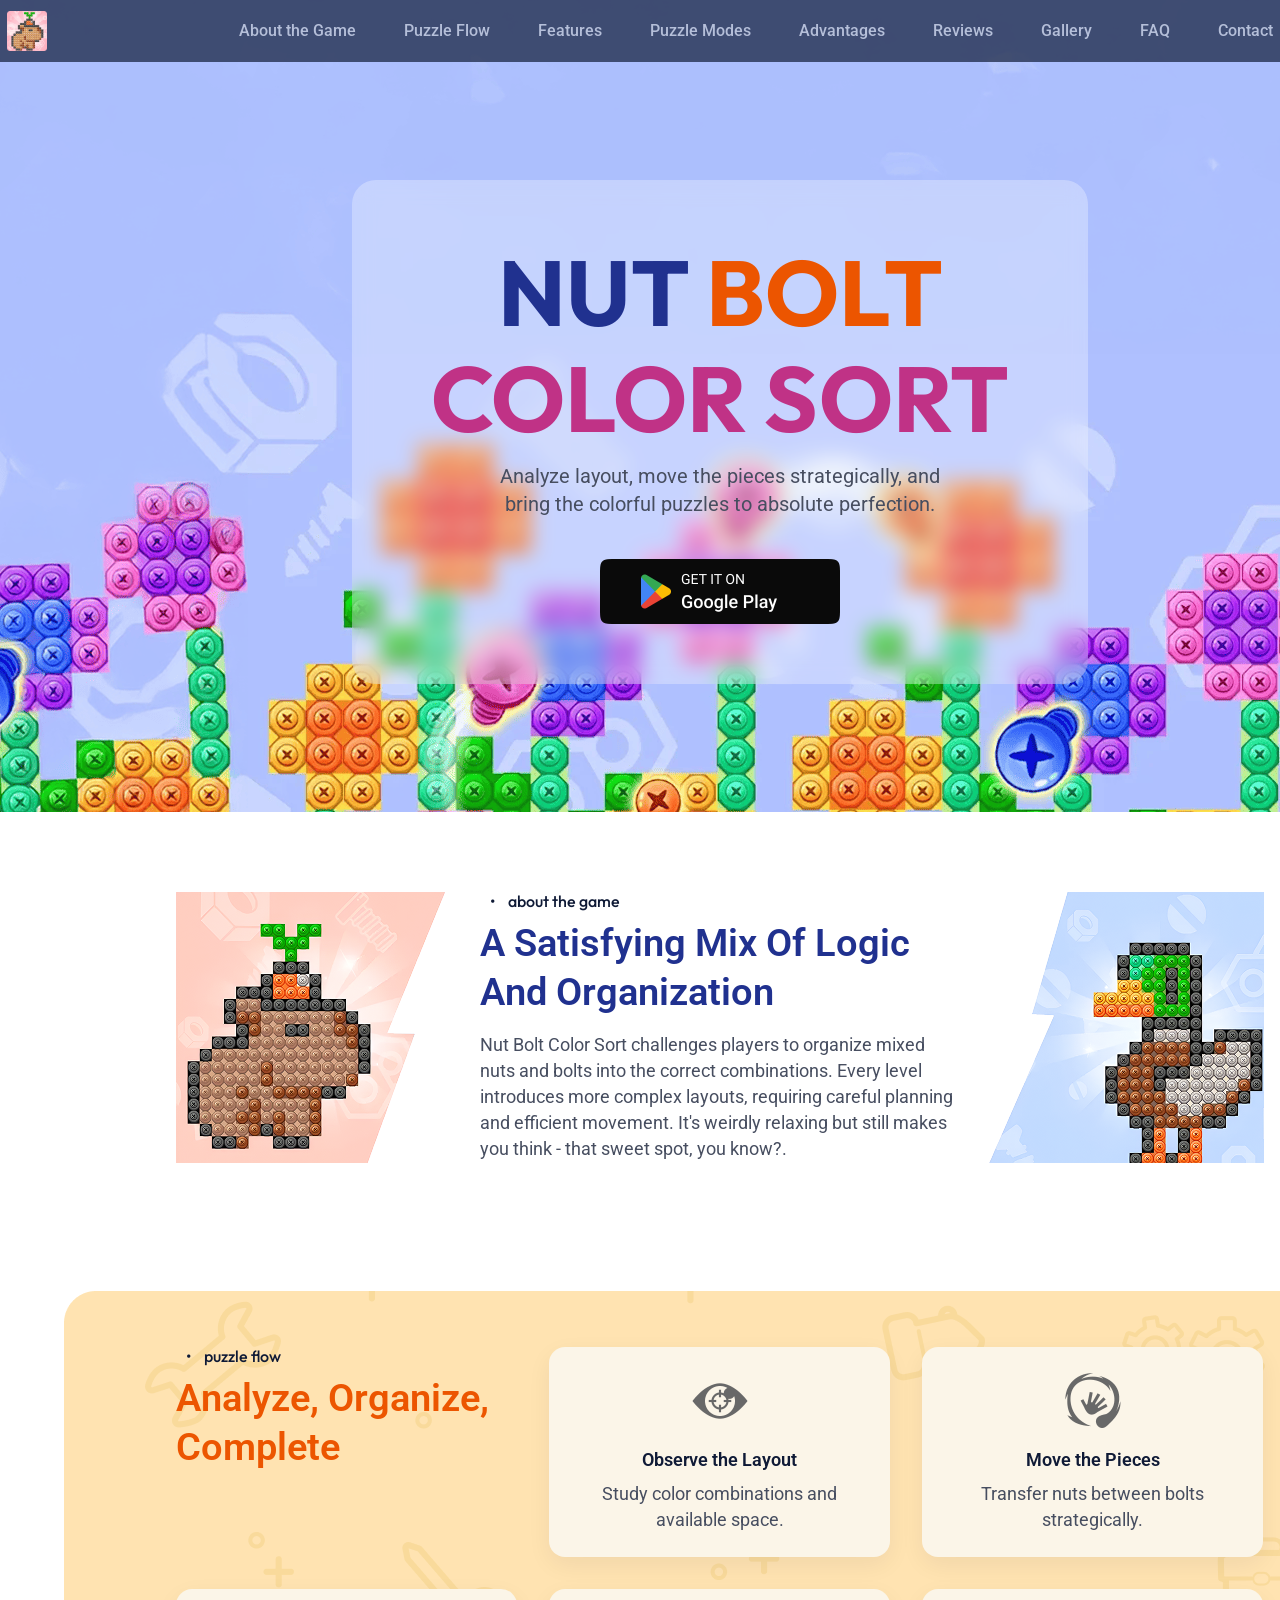
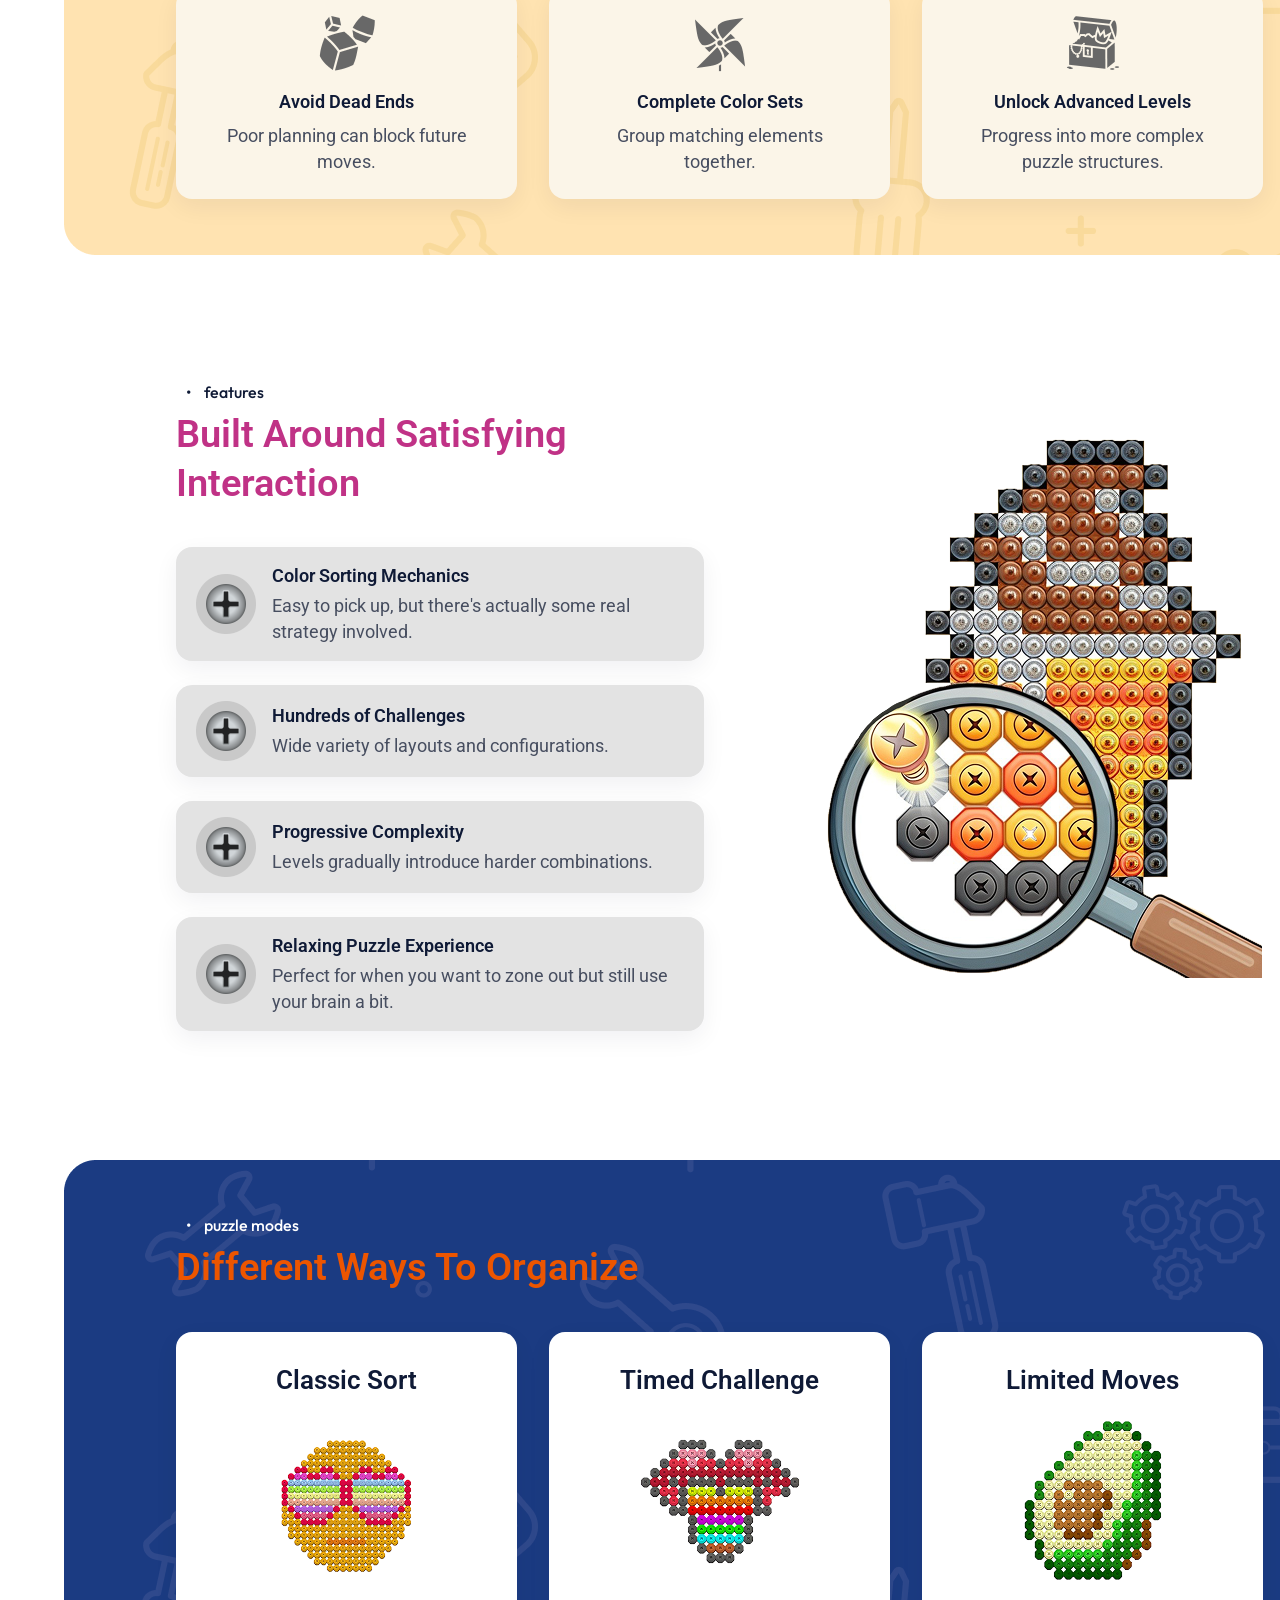
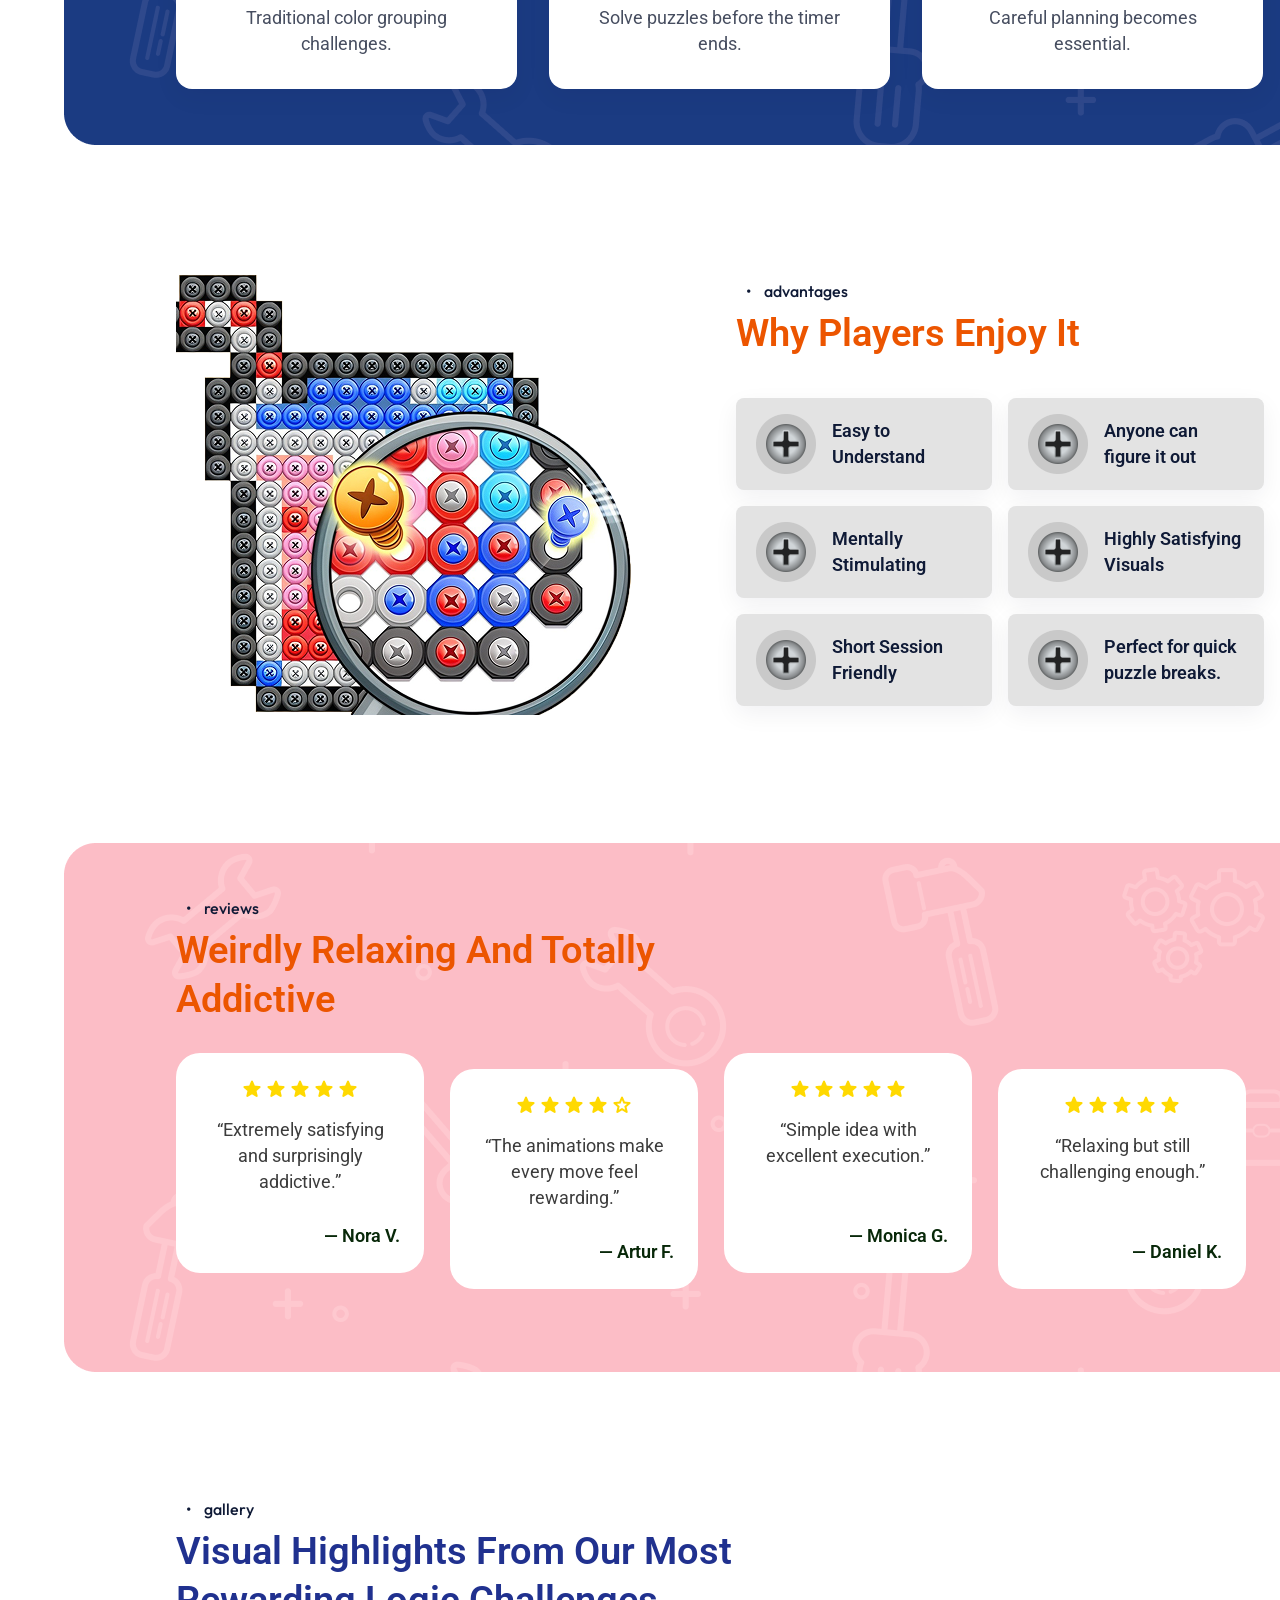
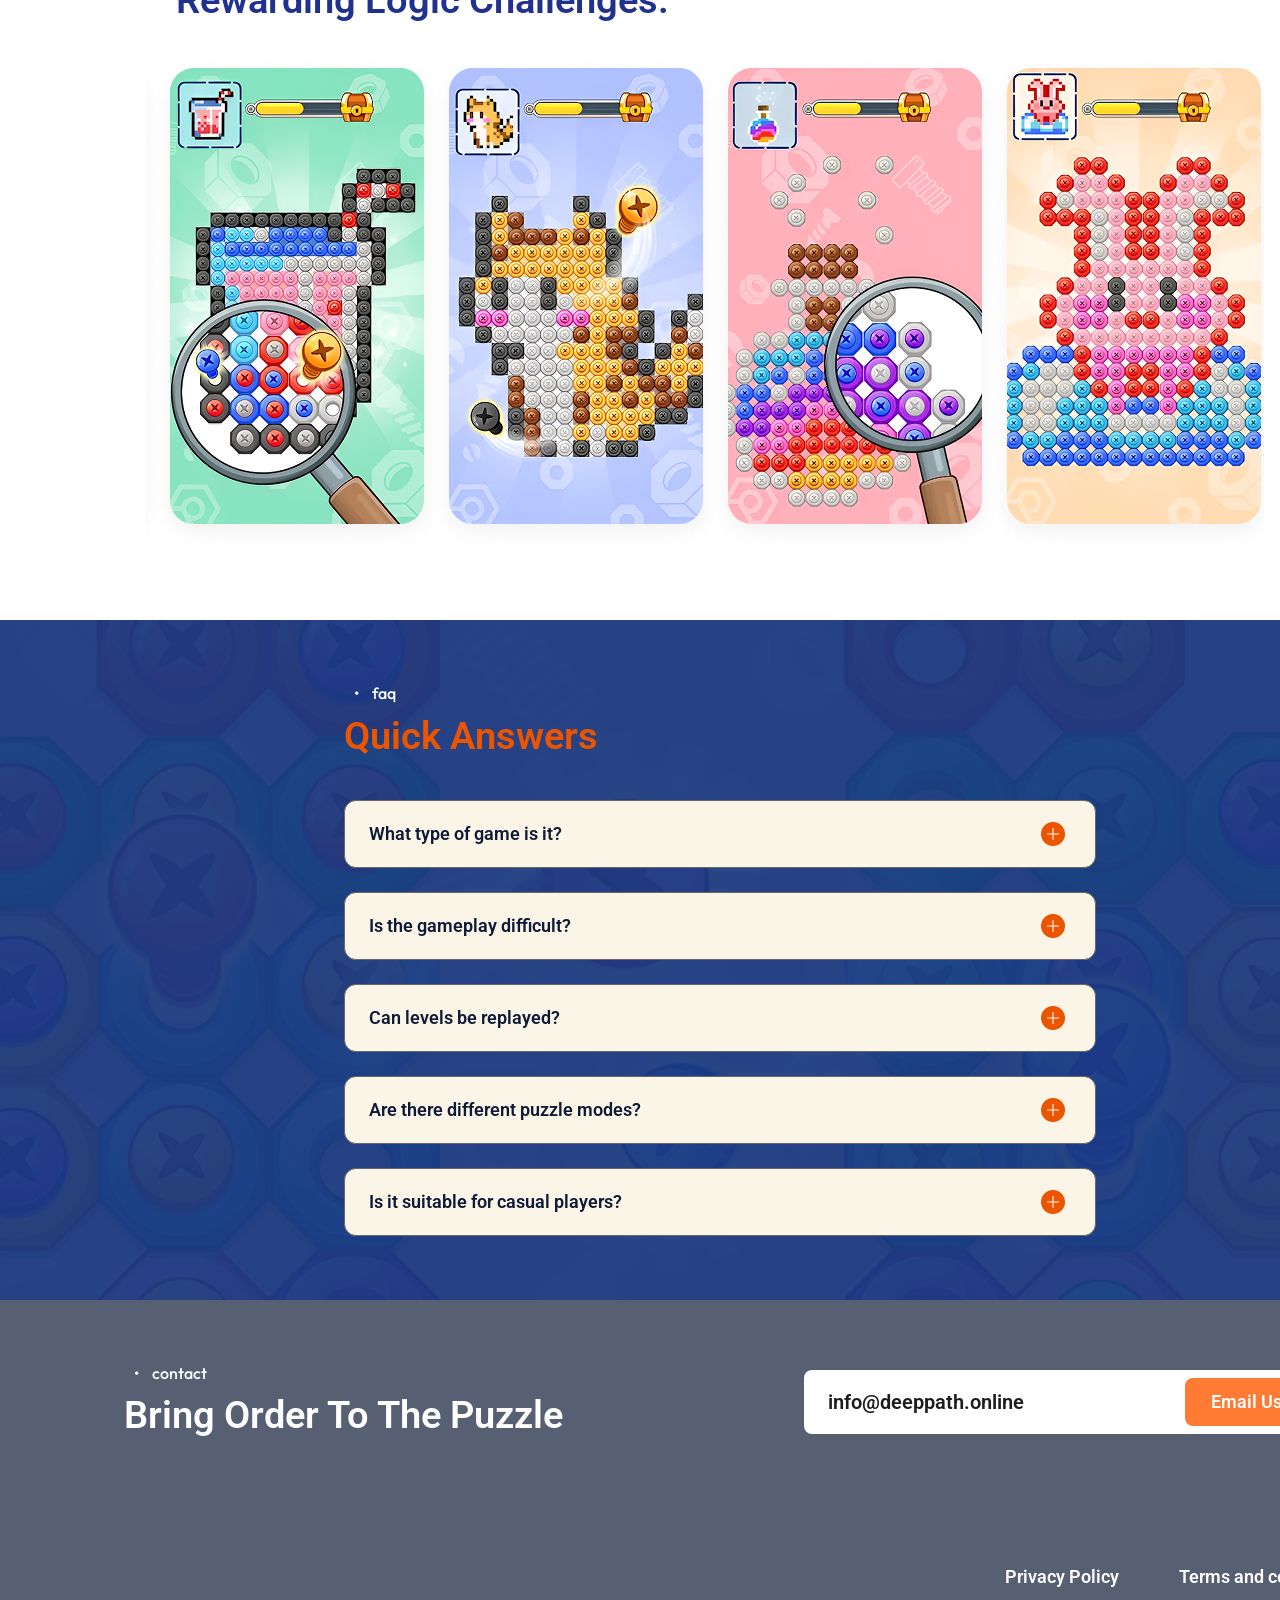
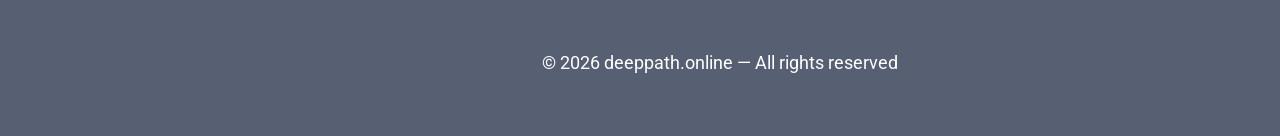
<file: index.html>
<!doctype html>
<html lang="en">
  <head>
    <meta charset="UTF-8" />
    <meta name="viewport" content="width=device-width, initial-scale=1.0" />
    <meta name="description" content="" />
    <title>Nut Bolt Color Sort</title>
    <link rel="icon" href="img/500x500.png" />

    <link rel="stylesheet" type="text/css" href="slick/slick.css" />
    <link rel="stylesheet" href="css/main.css" />
  </head>

  <body>
    <header class="a-o-header">
      <div class="a-o-header-background"></div>
      <nav class="a-o-navigation">
        <ul class="a-o-navigation-list">
          <li class="a-o-navigation-item">
            <a href="/" class="a-o-navigation-link">
              <img
                class="a-o-title-img a-o-navigation-img"
                alt="logo"
                src="img/500x500.png"
                style="width: 40px"
              />
            </a>
          </li>

          <li class="a-o-navigation-item">
            <a href="/#about" class="a-o-navigation-link">About the Game</a>
          </li>
          <li class="a-o-navigation-item">
            <a href="/#why" class="a-o-navigation-link">Puzzle Flow</a>
          </li>
          <li class="a-o-navigation-item">
            <a href="/#uniqueness" class="a-o-navigation-link">Features</a>
          </li>

          <li class="a-o-navigation-item">
            <a href="/#how" class="a-o-navigation-link">Puzzle Modes</a>
          </li>
          <li class="a-o-navigation-item">
            <a href="/#characters" class="a-o-navigation-link">Advantages</a>
          </li>
          <li class="a-o-navigation-item">
            <a href="/#reviews" class="a-o-navigation-link">Reviews</a>
          </li>
          <li class="a-o-navigation-item">
            <a href="/#gallery" class="a-o-navigation-link">Gallery</a>
          </li>
          <li class="a-o-navigation-item">
            <a href="/#faq" class="a-o-navigation-link">FAQ</a>
          </li>

          <li class="a-o-navigation-item">
            <a href="/#features" class="a-o-navigation-link">Contact</a>
          </li>
        </ul>

        <div class="a-o-header-button-wrapper">
          <a href="/" class="a-o-policy-terms-header-icon-menu">
            <img
              href="/"
              class="a-o-title-img"
              alt="logo"
              src="img/500x500.png"
              style="width: 40px"
            />
          </a>

          <button type="button" class="a-o-header-icon-button" data-menu-button>
            <svg
              class="a-o-header-icon a-o-header-icon-menu"
              width="40"
              height="40"
              viewBox="0 0 40 40"
              fill="none"
              xmlns="http://www.w3.org/2000/svg"
            >
              <path
                d="M5 30V26.6667H35V30H5ZM5 21.6667V18.3333H35V21.6667H5ZM5 13.3333V10H35V13.3333H5Z"
                fill="white"
              />
            </svg>

            <svg
              class="a-o-header-icon a-o-header-icon-close"
              width="40"
              height="40"
              viewBox="0 0 40 40"
              fill="none"
              xmlns="http://www.w3.org/2000/svg"
            >
              <path
                d="M10.6654 31.6666L8.33203 29.3333L17.6654 19.9999L8.33203 10.6666L10.6654 8.33325L19.9987 17.6666L29.332 8.33325L31.6654 10.6666L22.332 19.9999L31.6654 29.3333L29.332 31.6666L19.9987 22.3333L10.6654 31.6666Z"
                fill="white"
              />
            </svg>
          </button>
        </div>
      </nav>
    </header>

    <main>
      <section class="a-o-home" id="home">
        <div class="a-o-home-container">
          <div class="a-o-home-container-top">
            <h1 class="a-o-home-title">
              <span class="a-o-home-titleq">Nut</span>
              <span class="a-o-home-titlew"> Bolt</span> Color Sort
            </h1>
            <p class="a-o-home-text">
              Analyze layout, move the pieces strategically, and bring the
              colorful puzzles to absolute perfection.
            </p>
            <a
              class="a-o-home-link"
              href="https://play.google.com/store/apps/details?id=com.geda.color.nutbolt&hl=en&gl=us"
              target="_blank"
            >
              <img
                class="a-o-home-link"
                src="./img/CTA_btn.png"
                alt="google play"
              />
            </a>
          </div>
        </div>
      </section>
      <section class="a-o-about" id="about">
        <div class="a-o-about-container">
          <h2 class="a-o-about-title">About the Game</h2>
          <h3 class="a-o-about-title-two">
            A satisfying mix of logic and organization
          </h3>
          <p class="a-o-about-text">
            Nut Bolt Color Sort challenges players to organize mixed nuts and
            bolts into the correct combinations. Every level introduces more
            complex layouts, requiring careful planning and efficient movement.
            It's weirdly relaxing but still makes you think - that sweet spot,
            you know?.
          </p>
        </div>
      </section>
      <article class="a-o-why" id="why">
        <span style="display: none"
          >Generated: 2026-06-25, Hash: a-o-qk-a-o-39fd7x</span
        >

        <div class="a-o-why-container">
          <dl class="a-o-why-list">
            <div class="a-o-why-list-title">
              <h2 class="a-o-about-title">Puzzle Flow</h2>
              <h3 class="a-o-about-title-two" style="color: #ec5500">
                Analyze, organize, complete
              </h3>
            </div>
            <div class="a-o-why-item">
              <figure class="a-o-why-img">
                <img class="a-o-why-img" src="img/Icons (1).png" alt="" />
              </figure>
              <div>
                <dt class="a-o-why-text-bold">Observe the Layout</dt>
                <dd class="a-o-why-text">
                  Study color combinations and available space.
                </dd>
              </div>
            </div>
            <div class="a-o-why-item">
              <figure class="a-o-why-img">
                <img class="a-o-why-img" src="img/Icons (2).png" alt="" />
              </figure>
              <div>
                <dt class="a-o-why-text-bold">Move the Pieces</dt>
                <dd class="a-o-why-text">
                  Transfer nuts between bolts strategically.
                </dd>
              </div>
            </div>
            <div class="a-o-why-item">
              <figure class="a-o-why-img">
                <img class="a-o-why-img" src="img/Icons (3).png" alt="" />
              </figure>
              <div>
                <dt class="a-o-why-text-bold">Avoid Dead Ends</dt>
                <dd class="a-o-why-text">
                  Poor planning can block future moves.
                </dd>
              </div>
            </div>
            <div class="a-o-why-item">
              <figure class="a-o-why-img">
                <img class="a-o-why-img" src="img/Icons (4).png" alt="" />
              </figure>
              <div>
                <dt class="a-o-why-text-bold">Complete Color Sets</dt>
                <dd class="a-o-why-text">Group matching elements together.</dd>
              </div>
            </div>
            <div class="a-o-why-item">
              <figure class="a-o-why-img">
                <img class="a-o-why-img" src="img/Icons (5).png" alt="" />
              </figure>
              <div>
                <dt class="a-o-why-text-bold">Unlock Advanced Levels</dt>
                <dd class="a-o-why-text">
                  Progress into more complex puzzle structures.
                </dd>
              </div>
            </div>
          </dl>
        </div>
      </article>
      <section class="a-o-uniqueness" id="uniqueness">
        <div class="a-o-uniqueness-container">
          <h2 class="a-o-about-title">Features</h2>
          <h3 class="a-o-about-title-two" style="color: #c03286">
            Built around satisfying interaction
          </h3>
          <div class="a-o-uniqueness-list">
            <div class="a-o-uniqueness-item">
              <img class="a-o-uniqueness-img" src="/img/Item.png" alt="" />
              <div>
                <p class="a-o-uniqueness-text-bold">Color Sorting Mechanics</p>
                <p class="a-o-uniqueness-text">
                  Easy to pick up, but there's actually some real strategy
                  involved.
                </p>
              </div>
            </div>
            <div class="a-o-uniqueness-item">
              <img class="a-o-uniqueness-img" src="/img/Item.png" alt="" />
              <div>
                <p class="a-o-uniqueness-text-bold">Hundreds of Challenges</p>
                <p class="a-o-uniqueness-text">
                  Wide variety of layouts and configurations.
                </p>
              </div>
            </div>
            <div class="a-o-uniqueness-item">
              <img class="a-o-uniqueness-img" src="/img/Item.png" alt="" />
              <div>
                <p class="a-o-uniqueness-text-bold">Progressive Complexity</p>
                <p class="a-o-uniqueness-text">
                  Levels gradually introduce harder combinations.
                </p>
              </div>
            </div>
            <div class="a-o-uniqueness-item">
              <img class="a-o-uniqueness-img" src="/img/Item.png" alt="" />
              <div>
                <p class="a-o-uniqueness-text-bold">
                  Relaxing Puzzle Experience
                </p>
                <p class="a-o-uniqueness-text">
                  Perfect for when you want to zone out but still use your brain
                  a bit.
                </p>
              </div>
            </div>
          </div>
        </div>
      </section>
      <section class="a-o-how" id="how">
        <div class="a-o-how-container">
          <h2 class="a-o-about-title" style="color: #ffffff">Puzzle Modes</h2>
          <h3 class="a-o-about-title-two" style="color: #ec5500">
            Different ways to organize
          </h3>

          <ul class="a-o-how-list">
            <li class="a-o-how-item">
              <p class="a-o-how-text-bold">Classic Sort</p>
              <img class="a-o-how-img" src="/img/1 (1).png" alt="image" />

              <p class="a-o-how-text">Traditional color grouping challenges.</p>
            </li>
            <li class="a-o-how-item">
              <p class="a-o-how-text-bold">Timed Challenge</p>
              <img class="a-o-how-img" src="/img/1 (2).png" alt="image" />

              <p class="a-o-how-text">Solve puzzles before the timer ends.</p>
            </li>
            <li class="a-o-how-item">
              <p class="a-o-how-text-bold">Limited Moves</p>
              <img class="a-o-how-img" src="/img/1 (3).png" alt="image" />

              <p class="a-o-how-text">Careful planning becomes essential.</p>
            </li>
          </ul>
        </div>
      </section>
      <section class="a-o-characters" id="characters">
        <div class="a-o-characters-container">
          <h2 class="a-o-about-title">Advantages</h2>
          <h3 class="a-o-about-title-two" style="color: #ec5500">
            Why players enjoy it
          </h3>
          <ul class="a-o-characters-list">
            <li class="a-o-characters-item">
              <img class="a-o-characters-img" src="/img/Item.png" alt="" />
              <p class="a-o-characters-text-bold">Easy to Understand</p>
            </li>
            <li class="a-o-characters-item">
              <img class="a-o-characters-img" src="/img/Item.png" alt="" />
              <p class="a-o-characters-text-bold">Anyone can figure it out</p>
            </li>
            <li class="a-o-characters-item">
              <img class="a-o-characters-img" src="/img/Item.png" alt="" />
              <p class="a-o-characters-text-bold">Mentally Stimulating</p>
            </li>
            <li class="a-o-characters-item">
              <img class="a-o-characters-img" src="/img/Item.png" alt="" />
              <p class="a-o-characters-text-bold">Highly Satisfying Visuals</p>
            </li>
            <li class="a-o-characters-item">
              <img class="a-o-characters-img" src="/img/Item.png" alt="" />
              <p class="a-o-characters-text-bold">Short Session Friendly</p>
            </li>
            <li class="a-o-characters-item">
              <img class="a-o-characters-img" src="/img/Item.png" alt="" />
              <p class="a-o-characters-text-bold">
                Perfect for quick puzzle breaks.
              </p>
            </li>
          </ul>
        </div>
      </section>
      <section class="a-o-reviews" id="reviews">
        <div class="a-o-reviews-container">
          <h2 class="a-o-about-title">Reviews</h2>
          <h3
            class="a-o-about-title-two a-o-about-title-twoq"
            style="color: #ec5500"
          >
            Weirdly relaxing and totally addictive
          </h3>
          <ul class="a-o-reviews-list">
            <li class="a-o-reviews-item">
              <img
                class="a-o-reviews-img"
                src="/img/Rating (1).png"
                alt="image"
              />
              <p class="a-o-reviews-text-bold">
                “Extremely satisfying and surprisingly addictive.”
              </p>

              <p class="a-o-reviews-text">— Nora V.</p>
            </li>
            <li class="a-o-reviews-item a-o-reviews-itemq">
              <img
                class="a-o-reviews-img"
                src="/img/Rating (2).png"
                alt="image"
              />
              <p class="a-o-reviews-text-bold">
                “The animations make every move feel rewarding.”
              </p>

              <p class="a-o-reviews-text">— Artur F.</p>
            </li>
            <li class="a-o-reviews-item">
              <img
                class="a-o-reviews-img"
                src="/img/Rating (1).png"
                alt="image"
              />
              <p class="a-o-reviews-text-bold">
                “Simple idea with excellent execution.”
              </p>

              <p class="a-o-reviews-text">— Monica G.</p>
            </li>
            <li class="a-o-reviews-item a-o-reviews-itemq">
              <img
                class="a-o-reviews-img"
                src="/img/Rating (1).png"
                alt="image"
              />
              <p class="a-o-reviews-text-bold">
                “Relaxing but still challenging enough.”
              </p>

              <p class="a-o-reviews-text">— Daniel K.</p>
            </li>
          </ul>
        </div>
      </section>
      <section class="a-o-gallery" id="gallery">
        <div class="a-o-gallery-container">
          <h2 class="a-o-about-title">gallery</h2>
          <h3 class="a-o-about-title-two a-o-about-title-twow">
            Visual highlights from our most rewarding logic challenges.
          </h3>
          <ul class="a-o-gallery-list">
            <li class="a-o-gallery-item">
              <img
                class="a-o-gallery-image"
                src="./img/2 (1).png"
                alt="gallery image"
              />
            </li>
            <li class="a-o-gallery-item">
              <img
                class="a-o-gallery-image"
                src="./img/2 (2).png"
                alt="gallery image"
              />
            </li>
            <li class="a-o-gallery-item">
              <img
                class="a-o-gallery-image"
                src="./img/2 (3).png"
                alt="gallery image"
              />
            </li>
            <li class="a-o-gallery-item">
              <img
                class="a-o-gallery-image"
                src="./img/2 (4).png"
                alt="gallery image"
              />
            </li>
          </ul>
        </div>
      </section>
      <section class="a-o-faq" id="faq">
        <div class="a-o-faq-container">
          <h2 class="a-o-about-title" style="color: #ffffff">faq</h2>
          <h3 class="a-o-about-title-two" style="color: #ec5500">
            Quick answers
          </h3>
          <ul class="a-o-faq-list">
            <li class="a-o-faq-item">
              <div class="a-o-faq-question" onclick="toggleAnswer(this)">
                <span>What type of game is it?</span>
                <button class="a-o-toggle-button">
                  <img src="/img/Ic-Plus.png" alt="Toggle" />
                </button>
              </div>
              <div class="a-o-faq-answer">
                A color sorting logic puzzle game.
              </div>
            </li>
            <li class="a-o-faq-item">
              <div class="a-o-faq-question" onclick="toggleAnswer(this)">
                <span>Is the gameplay difficult?</span>
                <button class="a-o-toggle-button">
                  <img src="/img/Ic-Plus.png" alt="Toggle" />
                </button>
              </div>
              <div class="a-o-faq-answer">
                Difficulty increases gradually over time.
              </div>
            </li>
            <li class="a-o-faq-item">
              <div class="a-o-faq-question" onclick="toggleAnswer(this)">
                <span>Can levels be replayed?</span>
                <button class="a-o-toggle-button">
                  <img src="/img/Ic-Plus.png" alt="Toggle" />
                </button>
              </div>
              <div class="a-o-faq-answer">
                Yes, players can improve strategies and efficiency.
              </div>
            </li>
            <li class="a-o-faq-item">
              <div class="a-o-faq-question" onclick="toggleAnswer(this)">
                <span>Are there different puzzle modes?</span>
                <button class="a-o-toggle-button">
                  <img src="/img/Ic-Plus.png" alt="Toggle" />
                </button>
              </div>
              <div class="a-o-faq-answer">
                Yes, including timed and limited-move challenges.
              </div>
            </li>
            <li class="a-o-faq-item">
              <div class="a-o-faq-question" onclick="toggleAnswer(this)">
                <span>Is it suitable for casual players?</span>
                <button class="a-o-toggle-button">
                  <img src="/img/Ic-Plus.png" alt="Toggle" />
                </button>
              </div>
              <div class="a-o-faq-answer">Absolutely.</div>
            </li>
          </ul>
        </div>
      </section>
      <section class="a-o-features" id="features">
        <div class="a-o-features-container">
          <div class="a-o-features-div">
            <h2 class="a-o-about-title" style="color: #ffffff">Contact</h2>
            <h3 class="a-o-about-title-two" style="color: #ffffff">
              Bring order to the puzzle
            </h3>
          </div>
          <a class="a-o-features-item" href="mailto:info@deeppath.online"
            ><span class="a-o-features-text-bold">info@deeppath.online</span>
            <span class="a-o-features-text"> Email Us </span></a
          >
        </div>
      </section>
    </main>
    <footer class="a-o-footer" style="margin: auto; background: #0f1a36b2">
      <div class="a-o-footer-container">
        <div class="a-o-footer-wrapper">
          <a class="a-o-footer-text" href="/policy.html">Privacy Policy</a>
          <a class="a-o-footer-text" href="/terms.html"
            >Terms and conditions
          </a>
        </div>
        <p class="a-o-footer-copyright">
          © 2026 deeppath.online — All rights reserved
        </p>
      </div>
    </footer>
    <script src="js/mobile-menu.js"></script>
    <script src="js/jquery-loc-a-o-0.js"></script>
    <script type="text/javascript" src="slick/slick.min.js"></script>
    <script src="js/slick.js"></script>
  </body>
</html>
</file>
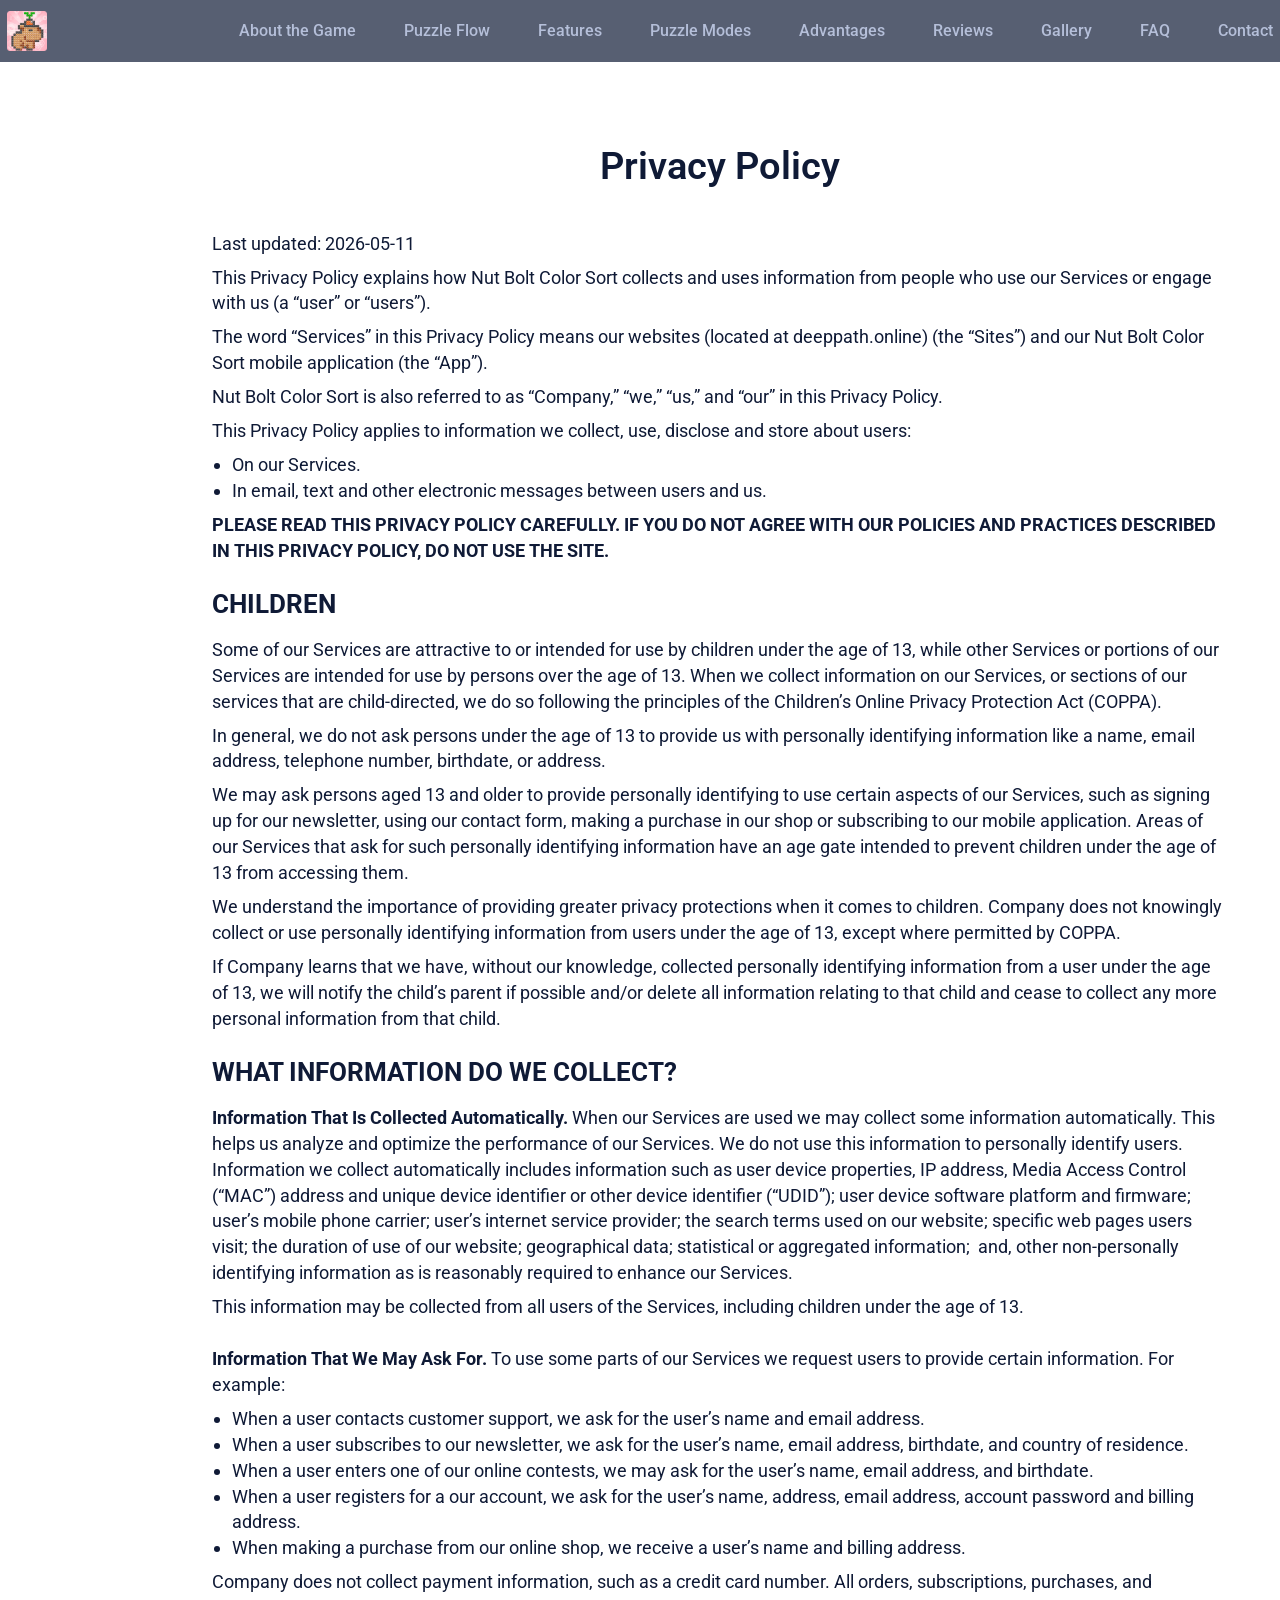
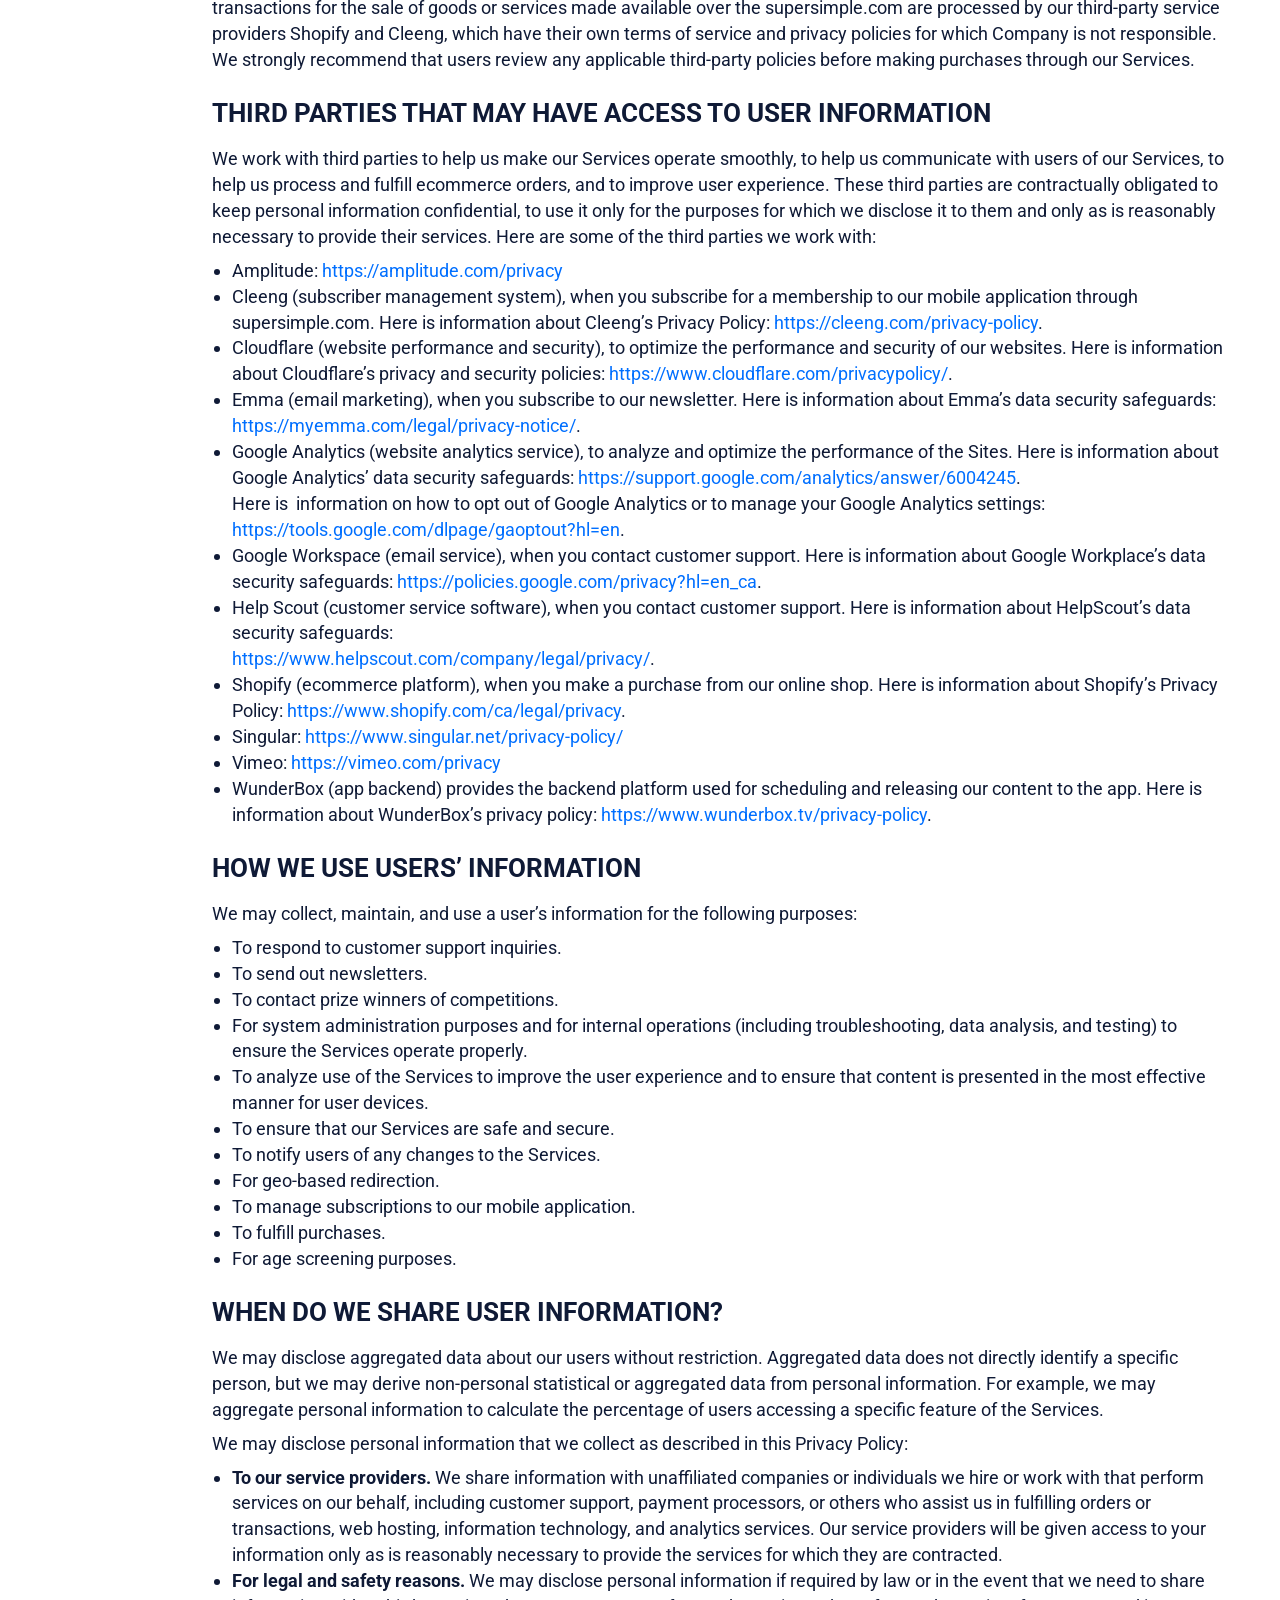
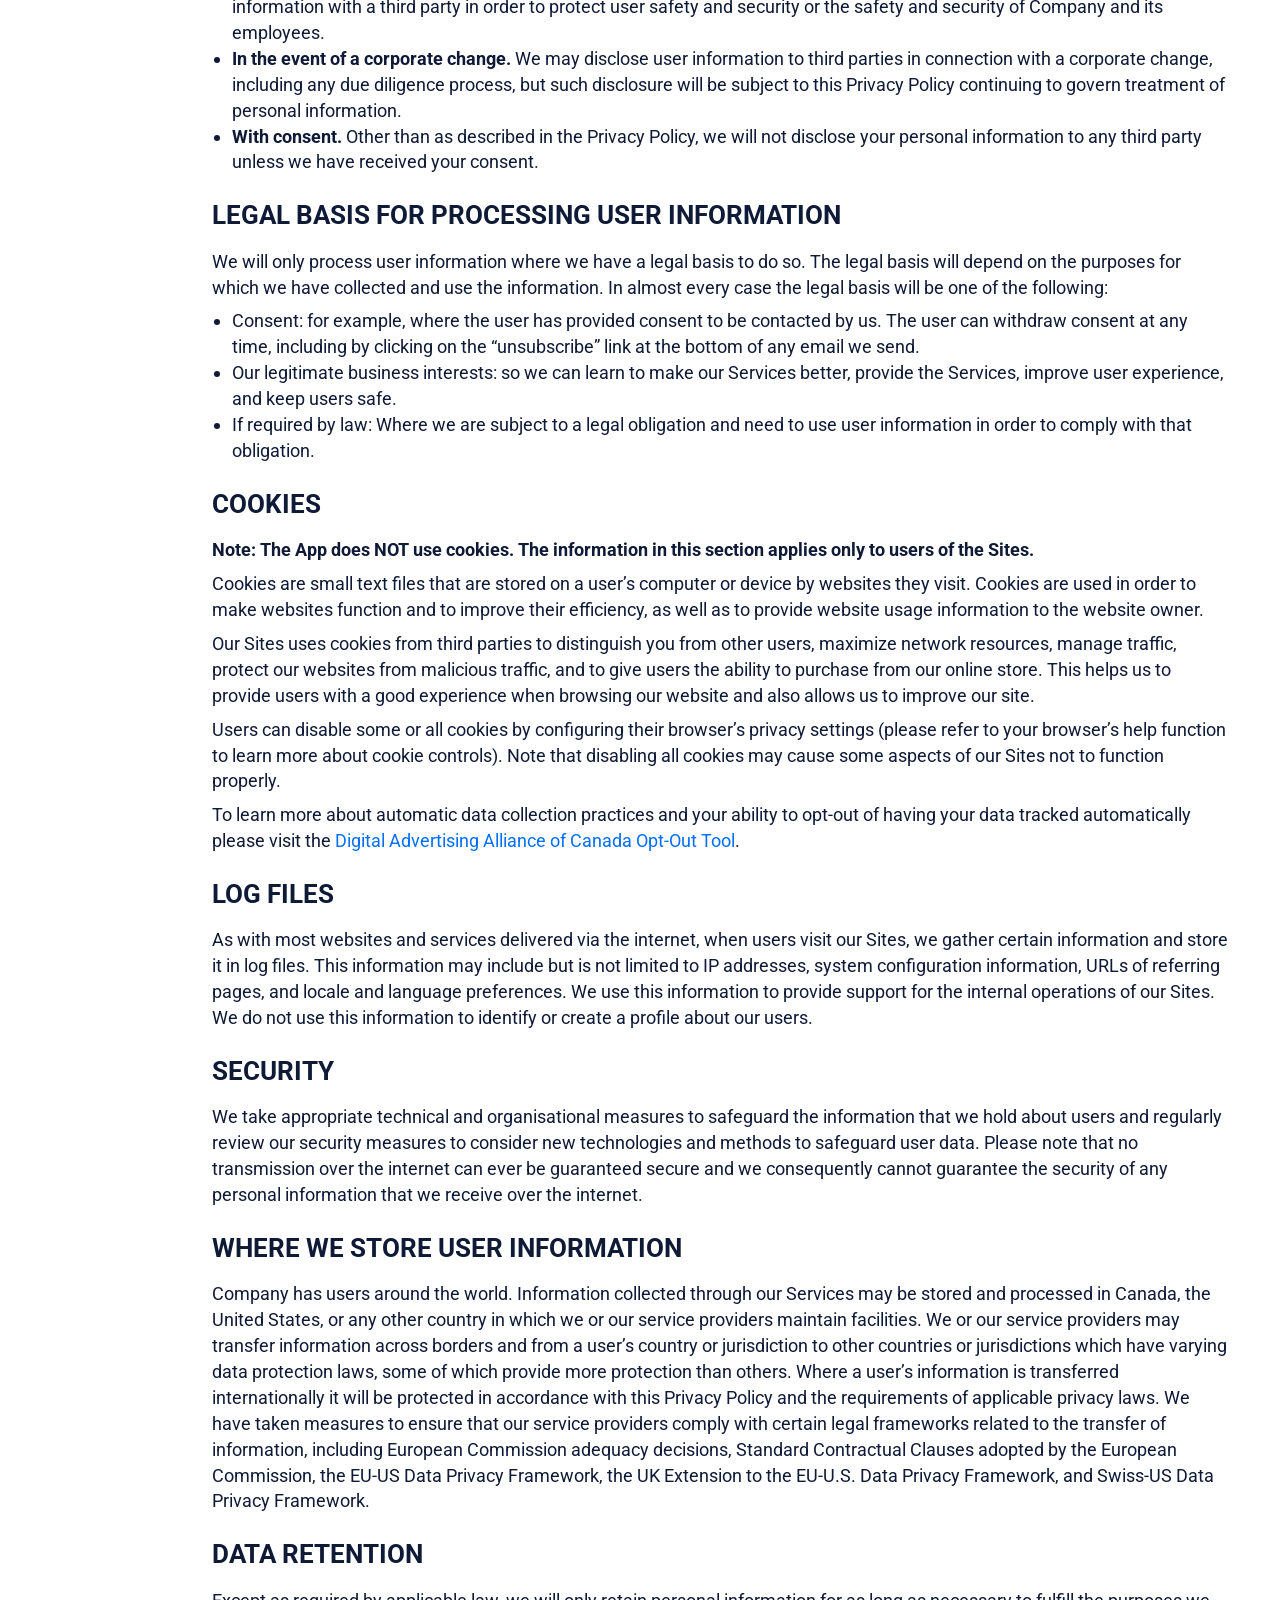
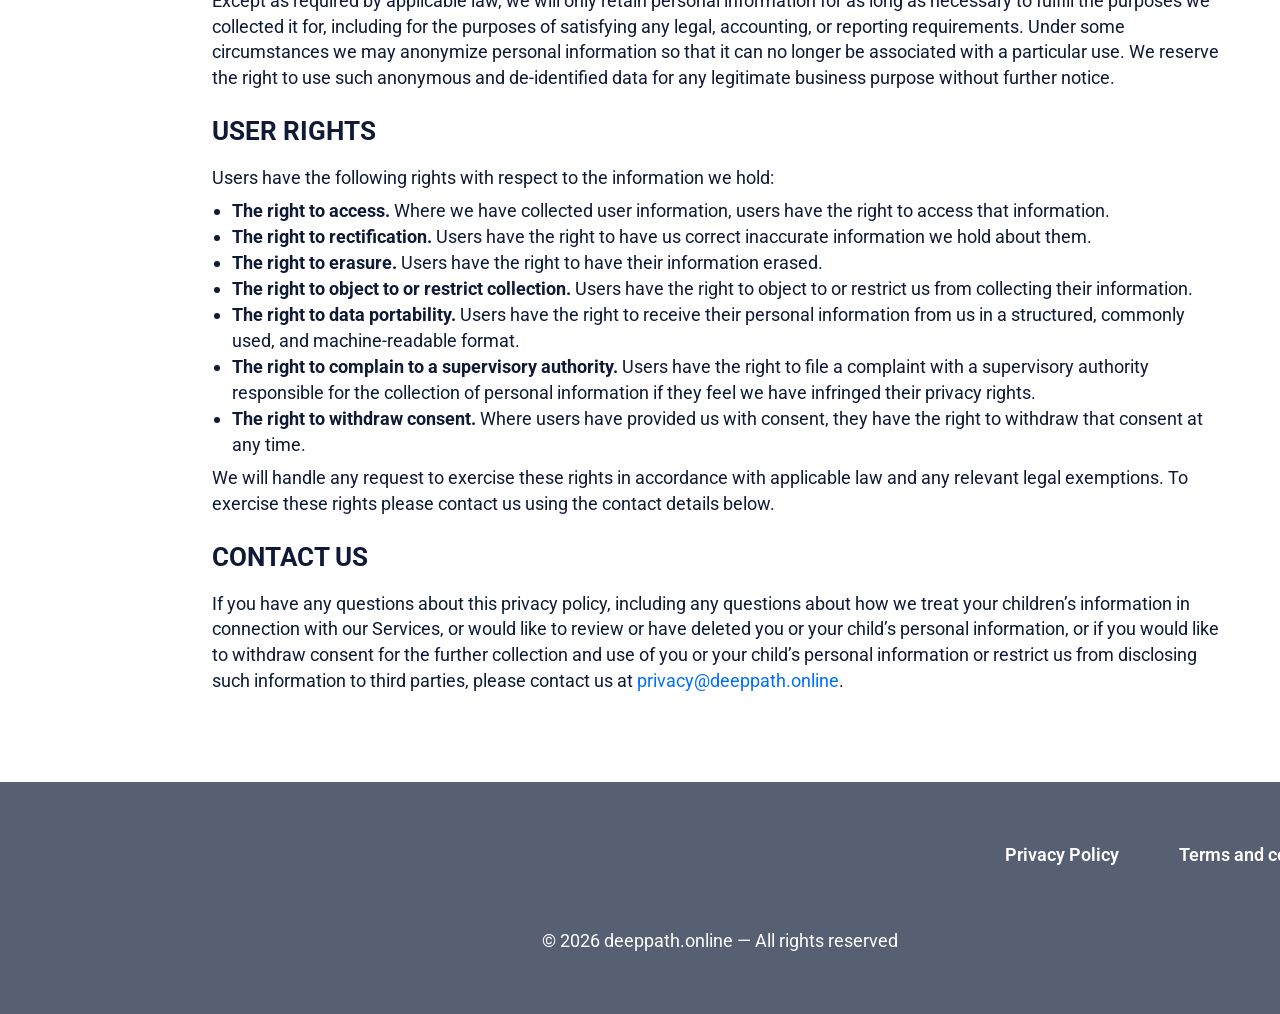
<file: policy.html>
<!doctype html>
<html lang="en">
  <head>
    <meta charset="UTF-8" />
    <meta name="viewport" content="width=device-width, initial-scale=1.0" />

    <title>Privacy Policy</title>
    <link rel="icon" href="img/500x500.png" />

    <link rel="stylesheet" type="text/css" href="slick/slick.css" />
    <link rel="stylesheet" href="css/main.css" />
  </head>

  <body>
    <header class="a-o-header">
      <div class="a-o-header-background"></div>
      <nav class="a-o-navigation">
        <ul class="a-o-navigation-list">
          <li class="a-o-navigation-item">
            <a href="/" class="a-o-navigation-link">
              <img
                class="a-o-title-img a-o-navigation-img"
                alt="logo"
                src="img/500x500.png"
                style="width: 40px"
              />
            </a>
          </li>

          <li class="a-o-navigation-item">
            <a href="/#about" class="a-o-navigation-link">About the Game</a>
          </li>
          <li class="a-o-navigation-item">
            <a href="/#why" class="a-o-navigation-link">Puzzle Flow</a>
          </li>
          <li class="a-o-navigation-item">
            <a href="/#uniqueness" class="a-o-navigation-link">Features</a>
          </li>

          <li class="a-o-navigation-item">
            <a href="/#how" class="a-o-navigation-link">Puzzle Modes</a>
          </li>
          <li class="a-o-navigation-item">
            <a href="/#characters" class="a-o-navigation-link">Advantages</a>
          </li>
          <li class="a-o-navigation-item">
            <a href="/#reviews" class="a-o-navigation-link">Reviews</a>
          </li>
          <li class="a-o-navigation-item">
            <a href="/#gallery" class="a-o-navigation-link">Gallery</a>
          </li>
          <li class="a-o-navigation-item">
            <a href="/#faq" class="a-o-navigation-link">FAQ</a>
          </li>

          <li class="a-o-navigation-item">
            <a href="/#features" class="a-o-navigation-link">Contact</a>
          </li>
        </ul>

        <div class="a-o-header-button-wrapper">
          <a href="/" class="a-o-policy-terms-header-icon-menu">
            <img
              href="/"
              class="a-o-title-img"
              alt="logo"
              src="img/500x500.png"
              style="width: 40px"
            />
          </a>

          <button type="button" class="a-o-header-icon-button" data-menu-button>
            <svg
              class="a-o-header-icon a-o-header-icon-menu"
              width="40"
              height="40"
              viewBox="0 0 40 40"
              fill="none"
              xmlns="http://www.w3.org/2000/svg"
            >
              <path
                d="M5 30V26.6667H35V30H5ZM5 21.6667V18.3333H35V21.6667H5ZM5 13.3333V10H35V13.3333H5Z"
                fill="white"
              />
            </svg>

            <svg
              class="a-o-header-icon a-o-header-icon-close"
              width="40"
              height="40"
              viewBox="0 0 40 40"
              fill="none"
              xmlns="http://www.w3.org/2000/svg"
            >
              <path
                d="M10.6654 31.6666L8.33203 29.3333L17.6654 19.9999L8.33203 10.6666L10.6654 8.33325L19.9987 17.6666L29.332 8.33325L31.6654 10.6666L22.332 19.9999L31.6654 29.3333L29.332 31.6666L19.9987 22.3333L10.6654 31.6666Z"
                fill="white"
              />
            </svg>
          </button>
        </div>
      </nav>
    </header>

    <main>
      <section>
        <div class="a-o-policy-terms-container">
          <h1>Privacy Policy</h1>

          <p>Last updated: <span class="date">2026-05-11</span></p>

          <p>
            This Privacy Policy explains how
            <span class="name">Nut Bolt Color Sort</span> collects and uses
            information from people who use our Services or engage with us (a
            “user” or “users”).
          </p>

          <p>
            The word “Services” in this Privacy Policy means our websites
            (located at
            <span class="app-domain">deeppath.online</span>) (the “Sites”) and
            our <span class="name">Nut Bolt Color Sort</span> mobile application
            (the “App”).
          </p>

          <p>
            <span class="name">Nut Bolt Color Sort</span> is also referred to as
            “Company,” “we,” “us,” and “our” in this Privacy Policy.&nbsp;
          </p>

          <p>
            This Privacy Policy applies to information we collect, use, disclose
            and store about users:
          </p>

          <ul>
            <li>On our Services.</li>

            <li>
              In email, text and other electronic messages between users and us.
            </li>
          </ul>

          <p>
            <strong
              >PLEASE READ THIS PRIVACY POLICY CAREFULLY. IF YOU DO NOT AGREE
              WITH OUR POLICIES AND PRACTICES DESCRIBED IN THIS PRIVACY POLICY,
              DO NOT USE THE SITE.</strong
            >
          </p>

          <h2><strong>CHILDREN</strong></h2>

          <p>
            Some of our Services are attractive to or intended for use by
            children under the age of 13, while other Services or portions of
            our Services are intended for use by persons over the age of 13.
            When we collect information on our Services, or sections of our
            services that are child-directed, we do so following the principles
            of the Children’s Online Privacy Protection Act (COPPA).
          </p>

          <p>
            In general, we do not ask persons under the age of 13 to provide us
            with personally identifying information like a name, email address,
            telephone number, birthdate, or address.
          </p>

          <p>
            We may ask persons aged 13 and older to provide personally
            identifying to use certain aspects of our Services, such as signing
            up for our newsletter, using our contact form, making a purchase in
            our shop or subscribing to our mobile application. Areas of our
            Services that ask for such personally identifying information have
            an age gate intended to prevent children under the age of 13 from
            accessing them.
          </p>

          <p>
            We understand the importance of providing greater privacy
            protections when it comes to children. Company does not knowingly
            collect or use personally identifying information from users under
            the age of 13, except where permitted by COPPA.&nbsp;
          </p>

          <p>
            If Company learns that we have, without our knowledge, collected
            personally identifying information from a user under the age of 13,
            we will notify the child’s parent if possible and/or delete all
            information relating to that child and cease to collect any more
            personal information from that child.
          </p>

          <h2>
            <strong>WHAT INFORMATION DO WE COLLECT?</strong>
          </h2>

          <p>
            <strong>Information That Is Collected Automatically.</strong>
            When our Services are used we may collect some information
            automatically. This helps us analyze and optimize the performance of
            our Services. We do not use this information to personally identify
            users. Information we collect automatically includes information
            such as user device properties, IP address, Media Access Control
            (“MAC”) address and unique device identifier or other device
            identifier (“UDID”); user device software platform and firmware;
            user’s mobile phone carrier; user’s internet service provider; the
            search terms used on our website; specific web pages users visit;
            the duration of use of our website; geographical data; statistical
            or aggregated information;&nbsp; and, other non-personally
            identifying information as is reasonably required to enhance our
            Services.
          </p>

          <p>
            This information may be collected from all users of the Services,
            including children under the age of 13.<br /><br /><strong
              >Information That We May Ask For.</strong
            >
            To use some parts of our Services we request users to provide
            certain information. For example:
          </p>

          <ul>
            <li>
              When a user contacts customer support, we ask for the user’s name
              and email address.
            </li>

            <li>
              When a user subscribes to our newsletter, we ask for the user’s
              name, email address, birthdate, and country of residence.
            </li>

            <li>
              When a user enters one of our online contests, we may ask for the
              user’s name, email address, and birthdate.
            </li>

            <li>
              When a user registers for a our account, we ask for the user’s
              name, address, email address, account password and billing
              address.&nbsp;
            </li>

            <li>
              When making a purchase from our online shop, we receive a user’s
              name and billing address.
            </li>
          </ul>

          <p>
            Company does not collect payment information, such as a credit card
            number. All orders, subscriptions, purchases, and transactions for
            the sale of goods or services made available over the
            supersimple.com are processed by our third-party service providers
            Shopify and Cleeng, which have their own terms of service and
            privacy policies for which Company is not responsible. We strongly
            recommend that users review any applicable third-party policies
            before making purchases through our Services.&nbsp;
          </p>

          <h2>
            <strong
              >THIRD PARTIES THAT MAY HAVE ACCESS TO USER INFORMATION</strong
            >
          </h2>

          <p>
            We work with third parties to help us make our Services operate
            smoothly, to help us communicate with users of our Services, to help
            us process and fulfill ecommerce orders, and to improve user
            experience. These third parties are contractually obligated to keep
            personal information confidential, to use it only for the purposes
            for which we disclose it to them and only as is reasonably necessary
            to provide their services. Here are some of the third parties we
            work with: &nbsp;
          </p>

          <ul>
            <li>
              Amplitude:
              <a href="https://amplitude.com/privacy"
                >https://amplitude.com/privacy</a
              >
            </li>

            <li>
              Cleeng (subscriber management system), when you subscribe for a
              membership to our mobile application through supersimple.com. Here
              is information about Cleeng’s Privacy Policy:
              <a href="https://cleeng.com/privacy-policy"
                >https://cleeng.com/privacy-policy</a
              >.
            </li>

            <li>
              Cloudflare (website performance and security), to optimize the
              performance and security of our websites. Here is information
              about Cloudflare’s privacy and security policies:
              <a href="https://www.cloudflare.com/privacypolicy/"
                >https://www.cloudflare.com/privacypolicy/</a
              >.
            </li>

            <li>
              Emma (email marketing), when you subscribe to our newsletter. Here
              is information about Emma’s data security safeguards:
              <a href="https://myemma.com/legal/privacy-notice/"
                >https://myemma.com/legal/privacy-notice/</a
              >.
            </li>

            <li>
              Google Analytics (website analytics service), to analyze and
              optimize the performance of the Sites. Here is information about
              Google Analytics’ data security safeguards:
              <a href="https://support.google.com/analytics/answer/6004245"
                >https://support.google.com/analytics/answer/6004245</a
              >.<br />Here is&nbsp; information on how to opt out of Google
              Analytics or to manage your Google Analytics settings:
              <a href="https://tools.google.com/dlpage/gaoptout?hl=en"
                >https://tools.google.com/dlpage/gaoptout?hl=en</a
              >.
            </li>

            <li>
              Google Workspace (email service), when you contact customer
              support. Here is information about Google Workplace’s data
              security safeguards:
              <a href="https://policies.google.com/privacy?hl=en_ca"
                >https://policies.google.com/privacy?hl=en_ca</a
              >.
            </li>

            <li>
              Help Scout (customer service software), when you contact customer
              support. Here is information about HelpScout’s data security
              safeguards:<br /><a
                href="https://www.helpscout.com/company/legal/privacy/"
                >https://www.helpscout.com/company/legal/privacy/</a
              >.
            </li>

            <li>
              Shopify (ecommerce platform), when you make a purchase from our
              online shop. Here is information about Shopify’s Privacy Policy:
              <a href="https://www.shopify.com/ca/legal/privacy"
                >https://www.shopify.com/ca/legal/privacy</a
              >.
            </li>

            <li>
              Singular:
              <a href="https://www.singular.net/privacy-policy/"
                >https://www.singular.net/privacy-policy/</a
              >
            </li>

            <li>
              Vimeo:
              <a href="https://vimeo.com/privacy">https://vimeo.com/privacy</a>
            </li>

            <li>
              WunderBox (app backend) provides the backend platform used for
              scheduling and releasing our content to the app. Here is
              information about WunderBox’s privacy policy:
              <a href="https://www.wunderbox.tv/privacy-policy"
                >https://www.wunderbox.tv/privacy-policy</a
              >.&nbsp;
            </li>
          </ul>

          <h2>
            <strong>HOW WE USE USERS’ INFORMATION</strong>
          </h2>

          <p>
            We may collect, maintain, and use a user’s information for the
            following purposes:
          </p>

          <ul>
            <li>To respond to customer support inquiries.</li>

            <li>To send out newsletters.</li>

            <li>To contact prize winners of competitions.</li>

            <li>
              For system administration purposes and for internal operations
              (including troubleshooting, data analysis, and testing) to ensure
              the Services operate properly.
            </li>

            <li>
              To analyze use of the Services to improve the user experience and
              to ensure that content is presented in the most effective manner
              for user devices.
            </li>

            <li>To ensure that our Services are safe and secure.</li>

            <li>To notify users of any changes to the Services.</li>

            <li>For geo-based redirection.</li>

            <li>To manage subscriptions to our mobile application.</li>

            <li>To fulfill purchases.</li>

            <li>For age screening purposes.</li>
          </ul>

          <h2>
            <strong>WHEN DO WE SHARE USER INFORMATION?</strong>
          </h2>

          <p>
            We may disclose aggregated data about our users without restriction.
            Aggregated data does not directly identify a specific person, but we
            may derive non-personal statistical or aggregated data from personal
            information. For example, we may aggregate personal information to
            calculate the percentage of users accessing a specific feature of
            the Services.
          </p>

          <p>
            We may disclose personal information that we collect as described in
            this Privacy Policy:
          </p>

          <ul>
            <li>
              <strong>To our service providers.</strong> We share information
              with unaffiliated companies or individuals we hire or work with
              that perform services on our behalf, including customer support,
              payment processors, or others who assist us in fulfilling orders
              or transactions, web hosting, information technology, and
              analytics services. Our service providers will be given access to
              your information only as is reasonably necessary to provide the
              services for which they are contracted.
            </li>

            <li>
              <strong>For legal and safety reasons.</strong> We may disclose
              personal information if required by law or in the event that we
              need to share information with a third party in order to protect
              user safety and security or the safety and security of Company and
              its employees.
            </li>

            <li>
              <strong>In the event of a corporate change.</strong> We may
              disclose user information to third parties in connection with a
              corporate change, including any due diligence process, but such
              disclosure will be subject to this Privacy Policy continuing to
              govern treatment of personal information.
            </li>

            <li>
              <strong>With consent.</strong> Other than as described in the
              Privacy Policy, we will not disclose your personal information to
              any third party unless we have received your consent.
            </li>
          </ul>

          <h2>
            <strong>LEGAL BASIS FOR PROCESSING USER INFORMATION&nbsp;</strong>
          </h2>

          <p>
            We will only process user information where we have a legal basis to
            do so. The legal basis will depend on the purposes for which we have
            collected and use the information. In almost every case the legal
            basis will be one of the following:
          </p>

          <ul>
            <li>
              Consent: for example, where the user has provided consent to be
              contacted by us. The user can withdraw consent at any time,
              including by clicking on the “unsubscribe” link at the bottom of
              any email we send.
            </li>

            <li>
              Our legitimate business interests: so we can learn to make our
              Services better, provide the Services, improve user experience,
              and keep users safe.
            </li>

            <li>
              If required by law: Where we are subject to a legal obligation and
              need to use user information in order to comply with that
              obligation.
            </li>
          </ul>

          <h2><strong>COOKIES</strong></h2>

          <p>
            <strong
              >Note: The App does NOT use cookies. The information in this
              section applies only to users of the Sites.</strong
            >
          </p>

          <p>
            Cookies are small text files that are stored on a user’s computer or
            device by websites they visit. Cookies are used in order to make
            websites function and to improve their efficiency, as well as to
            provide website usage information to the website owner.
          </p>

          <p>
            Our Sites uses cookies from third parties to distinguish you from
            other users, maximize network resources, manage traffic, protect our
            websites from malicious traffic, and to give users the ability to
            purchase from our online store. This helps us to provide users with
            a good experience when browsing our website and also allows us to
            improve our site.
          </p>

          <p>
            Users can disable some or all cookies by configuring their browser’s
            privacy settings (please refer to your browser’s help function to
            learn more about cookie controls). Note that disabling all cookies
            may cause some aspects of our Sites not to function properly.
          </p>

          <p>
            To learn more about automatic data collection practices and your
            ability to opt-out of having your data tracked automatically please
            visit the
            <a href="https://youradchoices.ca/choices/"
              >Digital Advertising Alliance of Canada Opt-Out Tool</a
            >.
          </p>

          <h2><strong>LOG FILES</strong></h2>

          <p>
            As with most websites and services delivered via the internet, when
            users visit our Sites, we gather certain information and store it in
            log files. This information may include but is not limited to IP
            addresses, system configuration information, URLs of referring
            pages, and locale and language preferences. We use this information
            to provide support for the internal operations of our Sites. We do
            not use this information to identify or create a profile about our
            users.
          </p>

          <h2><strong>SECURITY</strong></h2>

          <p>
            We take appropriate technical and organisational measures to
            safeguard the information that we hold about users and regularly
            review our security measures to consider new technologies and
            methods to safeguard user data. Please note that no transmission
            over the internet can ever be guaranteed secure and we consequently
            cannot guarantee the security of any personal information that we
            receive over the internet.
          </p>

          <h2>
            <strong>WHERE WE STORE USER INFORMATION</strong>
          </h2>

          <p>
            Company has users around the world. Information collected through
            our Services may be stored and processed in Canada, the United
            States, or any other country in which we or our service providers
            maintain facilities. We or our service providers may transfer
            information across borders and from a user’s country or jurisdiction
            to other countries or jurisdictions which have varying data
            protection laws, some of which provide more protection than others.
            Where a user’s information is transferred internationally it will be
            protected in accordance with this Privacy Policy and the
            requirements of applicable privacy laws. We have taken measures to
            ensure that our service providers comply with certain legal
            frameworks related to the transfer of information, including
            European Commission adequacy decisions, Standard Contractual Clauses
            adopted by the European Commission, the EU-US Data Privacy
            Framework, the UK Extension to the EU-U.S. Data Privacy Framework,
            and Swiss-US Data Privacy Framework.
          </p>

          <h2>
            <strong>DATA RETENTION</strong>
          </h2>

          <p>
            Except as required by applicable law, we will only retain personal
            information for as long as necessary to fulfill the purposes we
            collected it for, including for the purposes of satisfying any
            legal, accounting, or reporting requirements. Under some
            circumstances we may anonymize personal information so that it can
            no longer be associated with a particular use. We reserve the right
            to use such anonymous and de-identified data for any legitimate
            business purpose without further notice.
          </p>

          <h2><strong>USER RIGHTS</strong></h2>

          <p>
            Users have the following rights with respect to the information we
            hold:
          </p>

          <ul>
            <li>
              <strong>The right to access.</strong> Where we have collected user
              information, users have the right to access that information.
            </li>

            <li>
              <strong>The right to rectification.</strong> Users have the right
              to have us correct inaccurate information we hold about them.
            </li>

            <li>
              <strong>The right to erasure.</strong> Users have the right to
              have their information erased.&nbsp;&nbsp;
            </li>

            <li>
              <strong>The right to object to or restrict collection. </strong
              >Users have the right to object to or restrict us from collecting
              their information.
            </li>

            <li>
              <strong>The right to data portability.</strong> Users have the
              right to receive their personal information from us in a
              structured, commonly used, and machine-readable format.
            </li>

            <li>
              <strong>The right to complain to a supervisory authority.</strong>
              Users have the right to file a complaint with a supervisory
              authority responsible for the collection of personal information
              if they feel we have infringed their privacy rights.
            </li>

            <li>
              <strong>The right to withdraw consent.</strong> Where users have
              provided us with consent, they have the right to withdraw that
              consent at any time.
            </li>
          </ul>

          <p>
            We will handle any request to exercise these rights in accordance
            with applicable law and any relevant legal exemptions. To exercise
            these rights please contact us using the contact details below.
          </p>

          <h2><strong>CONTACT US</strong></h2>

          <p>
            If you have any questions about this privacy policy, including any
            questions about how we treat your children’s information in
            connection with our Services, or would like to review or have
            deleted you or your child’s personal information, or if you would
            like to withdraw consent for the further collection and use of you
            or your child’s personal information or restrict us from disclosing
            such information to third parties, please contact us at
            <a href="mailto:privacy@deeppath.online"
              ><span class="domain">privacy@deeppath.online</span></a
            >.
          </p>
        </div>
      </section>
    </main>

    <footer class="a-o-footer" style="margin: auto; background: #0f1a36b2">
      <div class="a-o-footer-container">
        <div class="a-o-footer-wrapper">
          <a class="a-o-footer-text" href="/policy.html">Privacy Policy</a>
          <a class="a-o-footer-text" href="/terms.html"
            >Terms and conditions
          </a>
        </div>
        <p class="a-o-footer-copyright">
          © 2026 deeppath.online — All rights reserved
        </p>
      </div>
    </footer>
    <script src="js/mobile-menu.js"></script>
  </body>
</html>
</file>
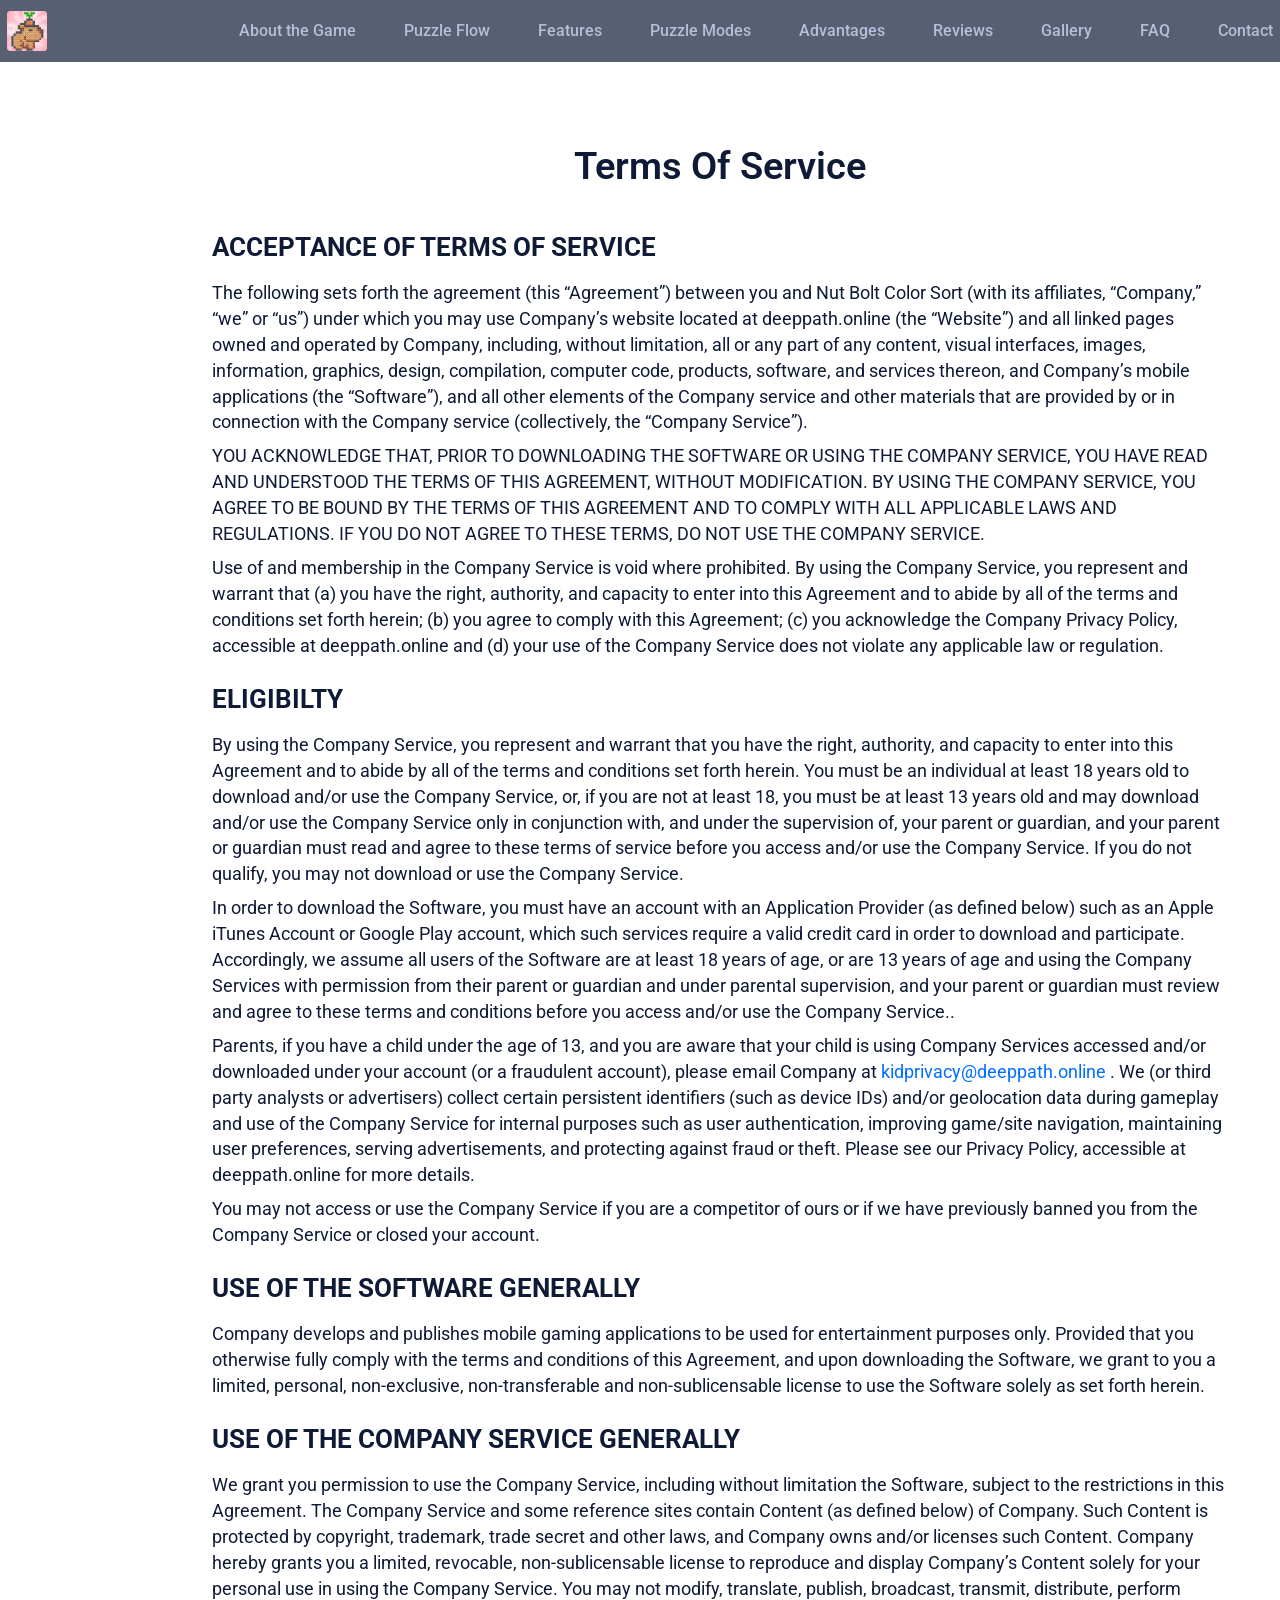
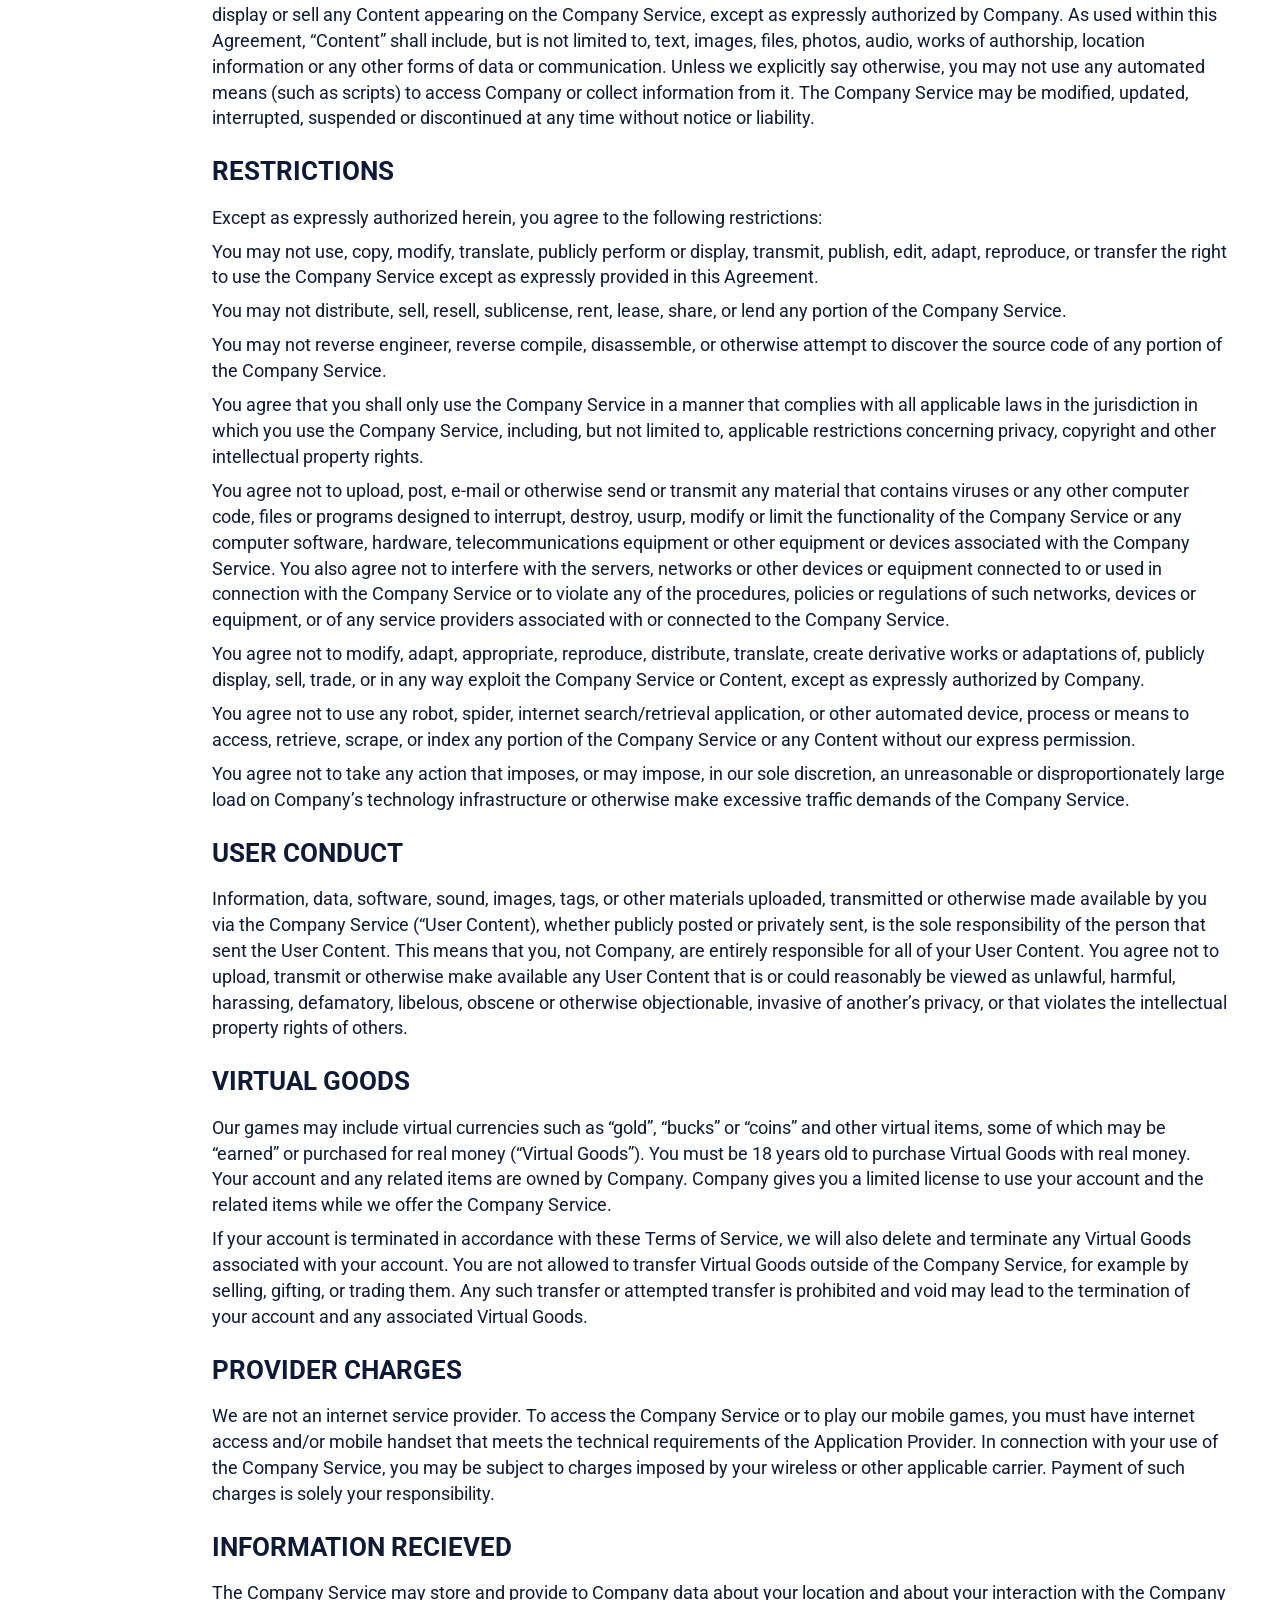
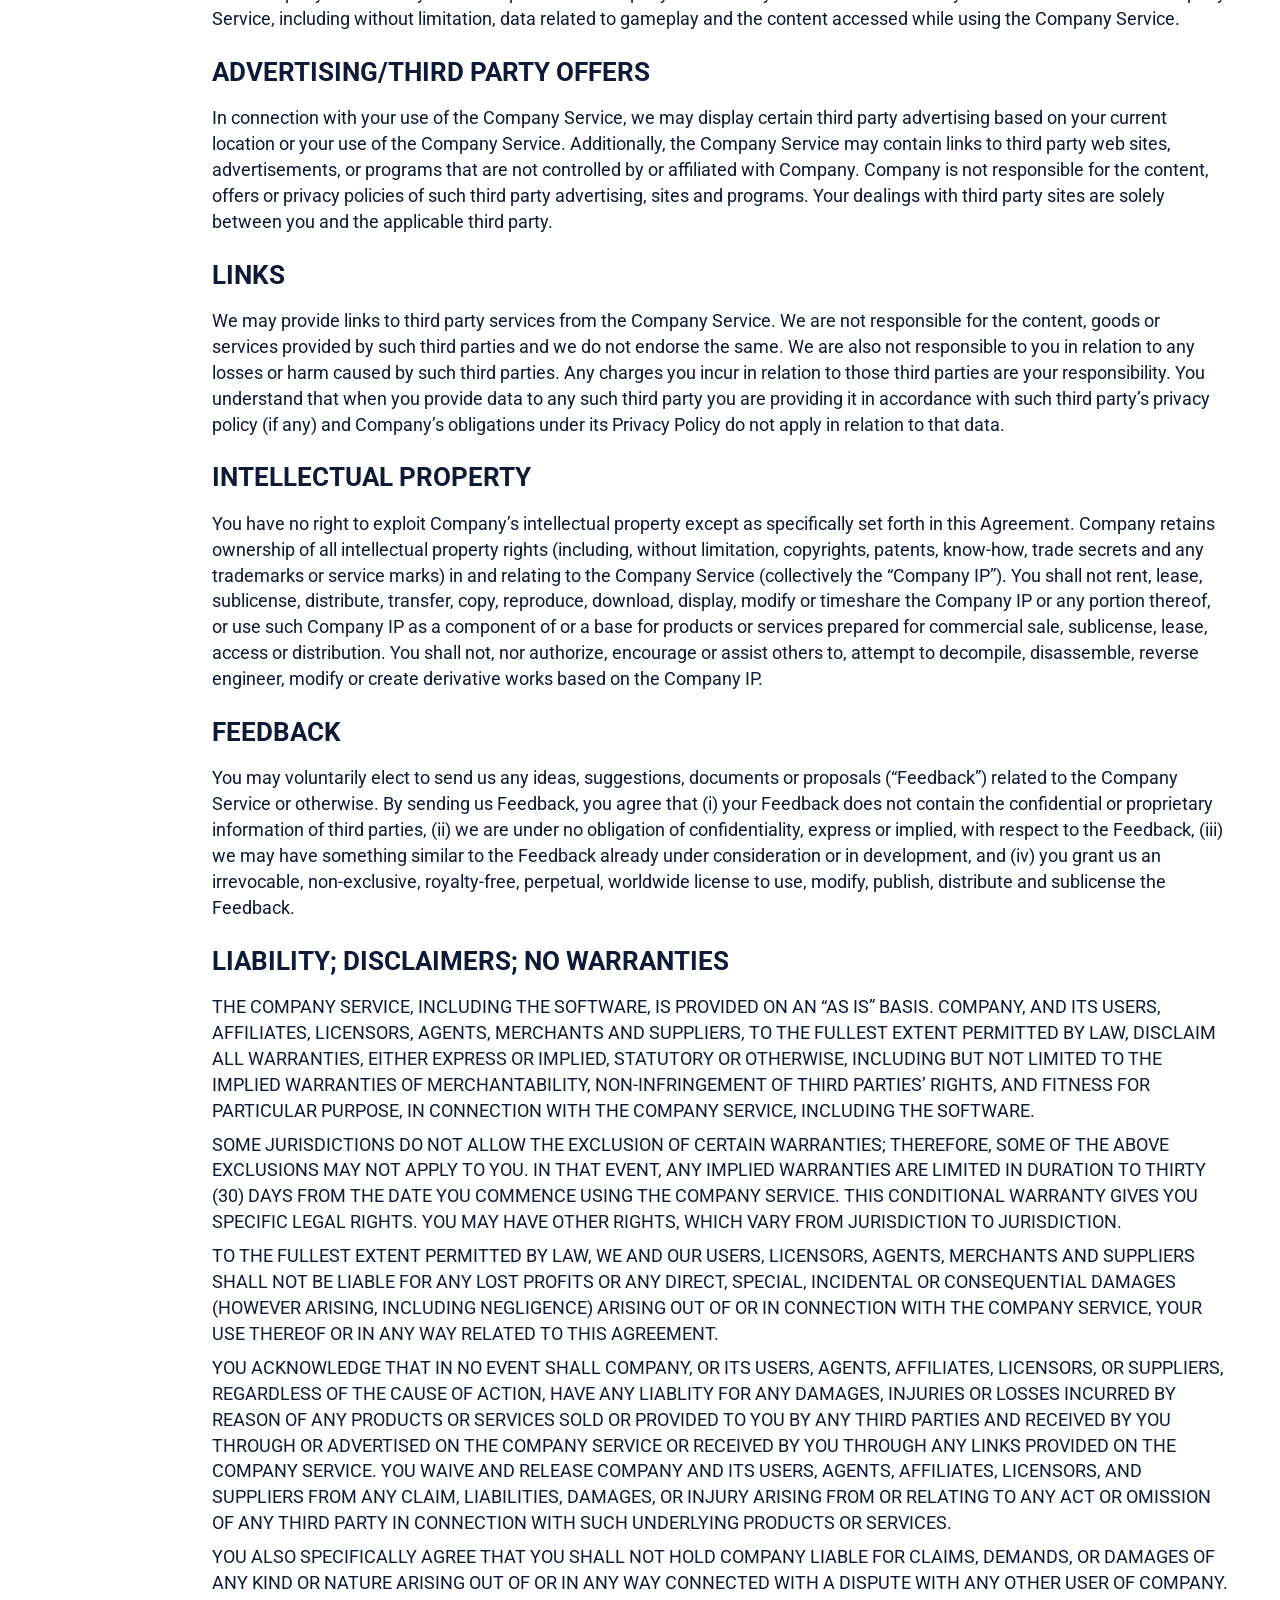
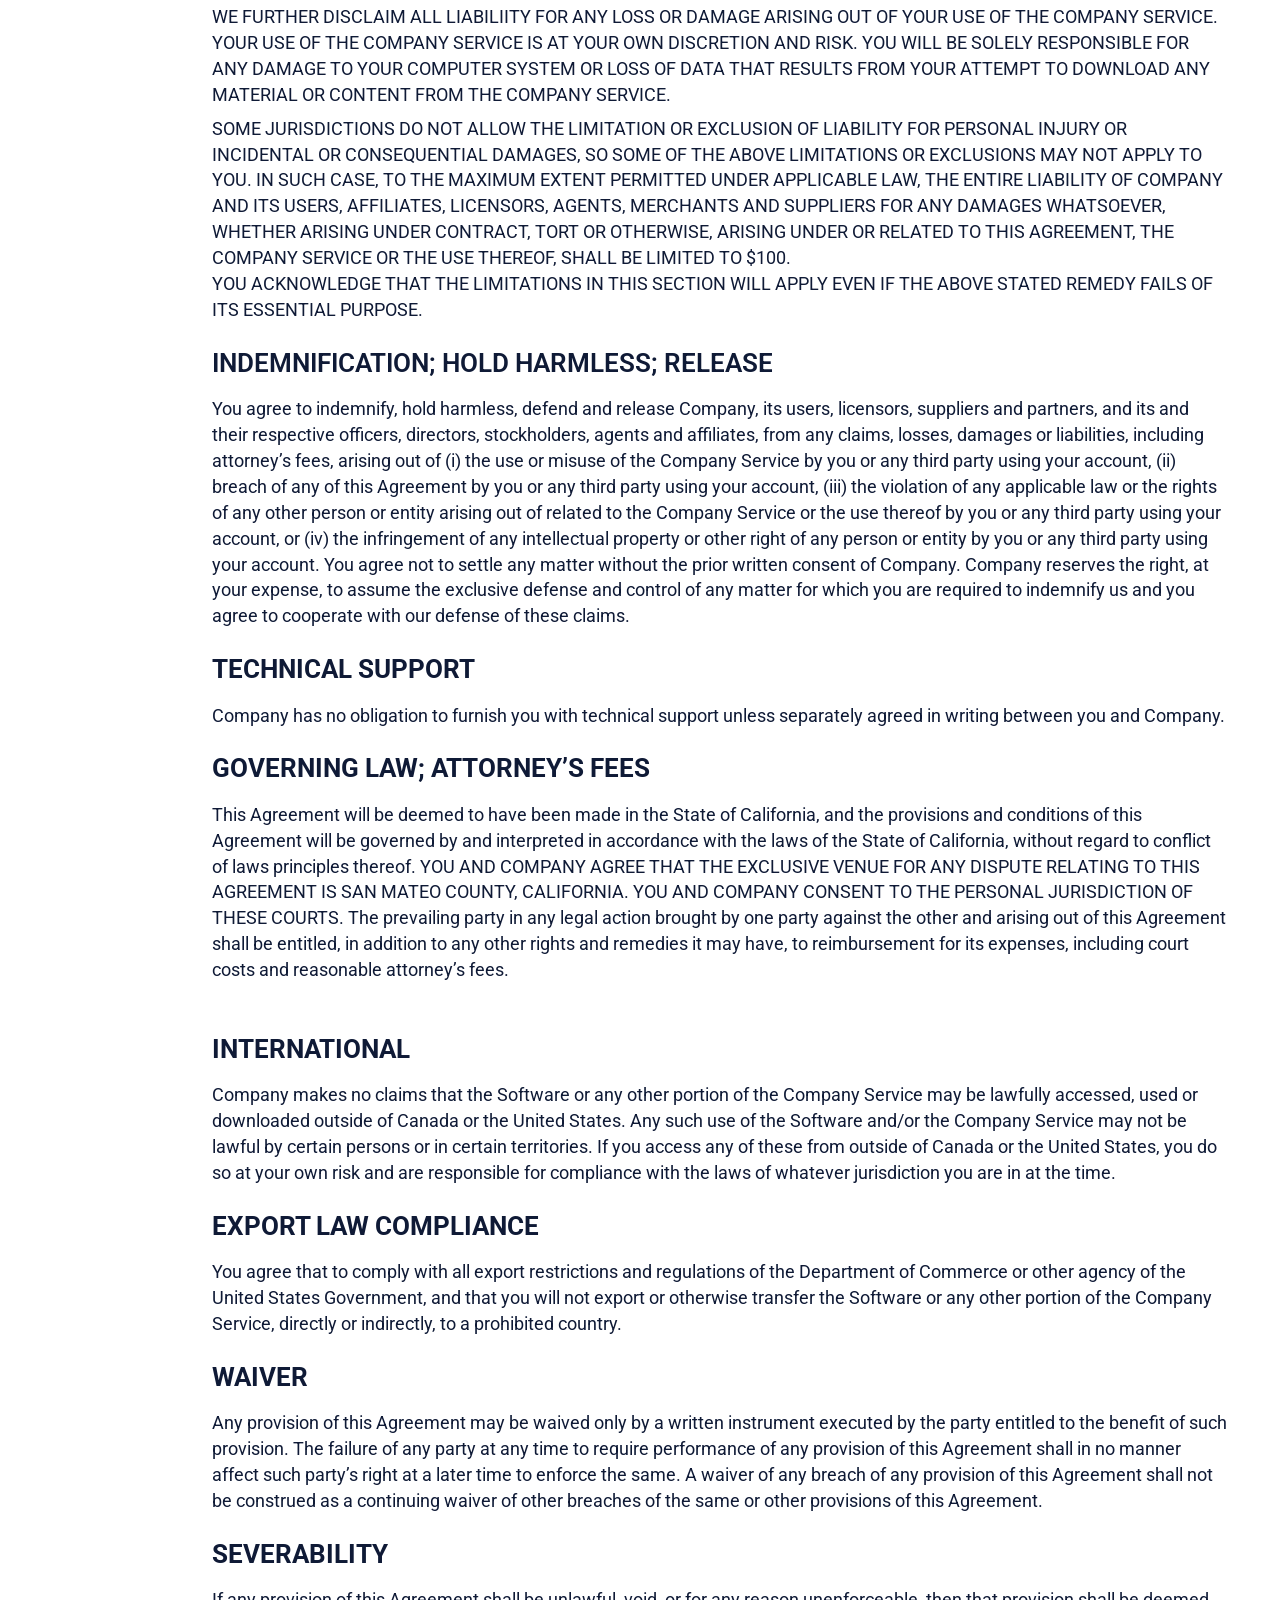
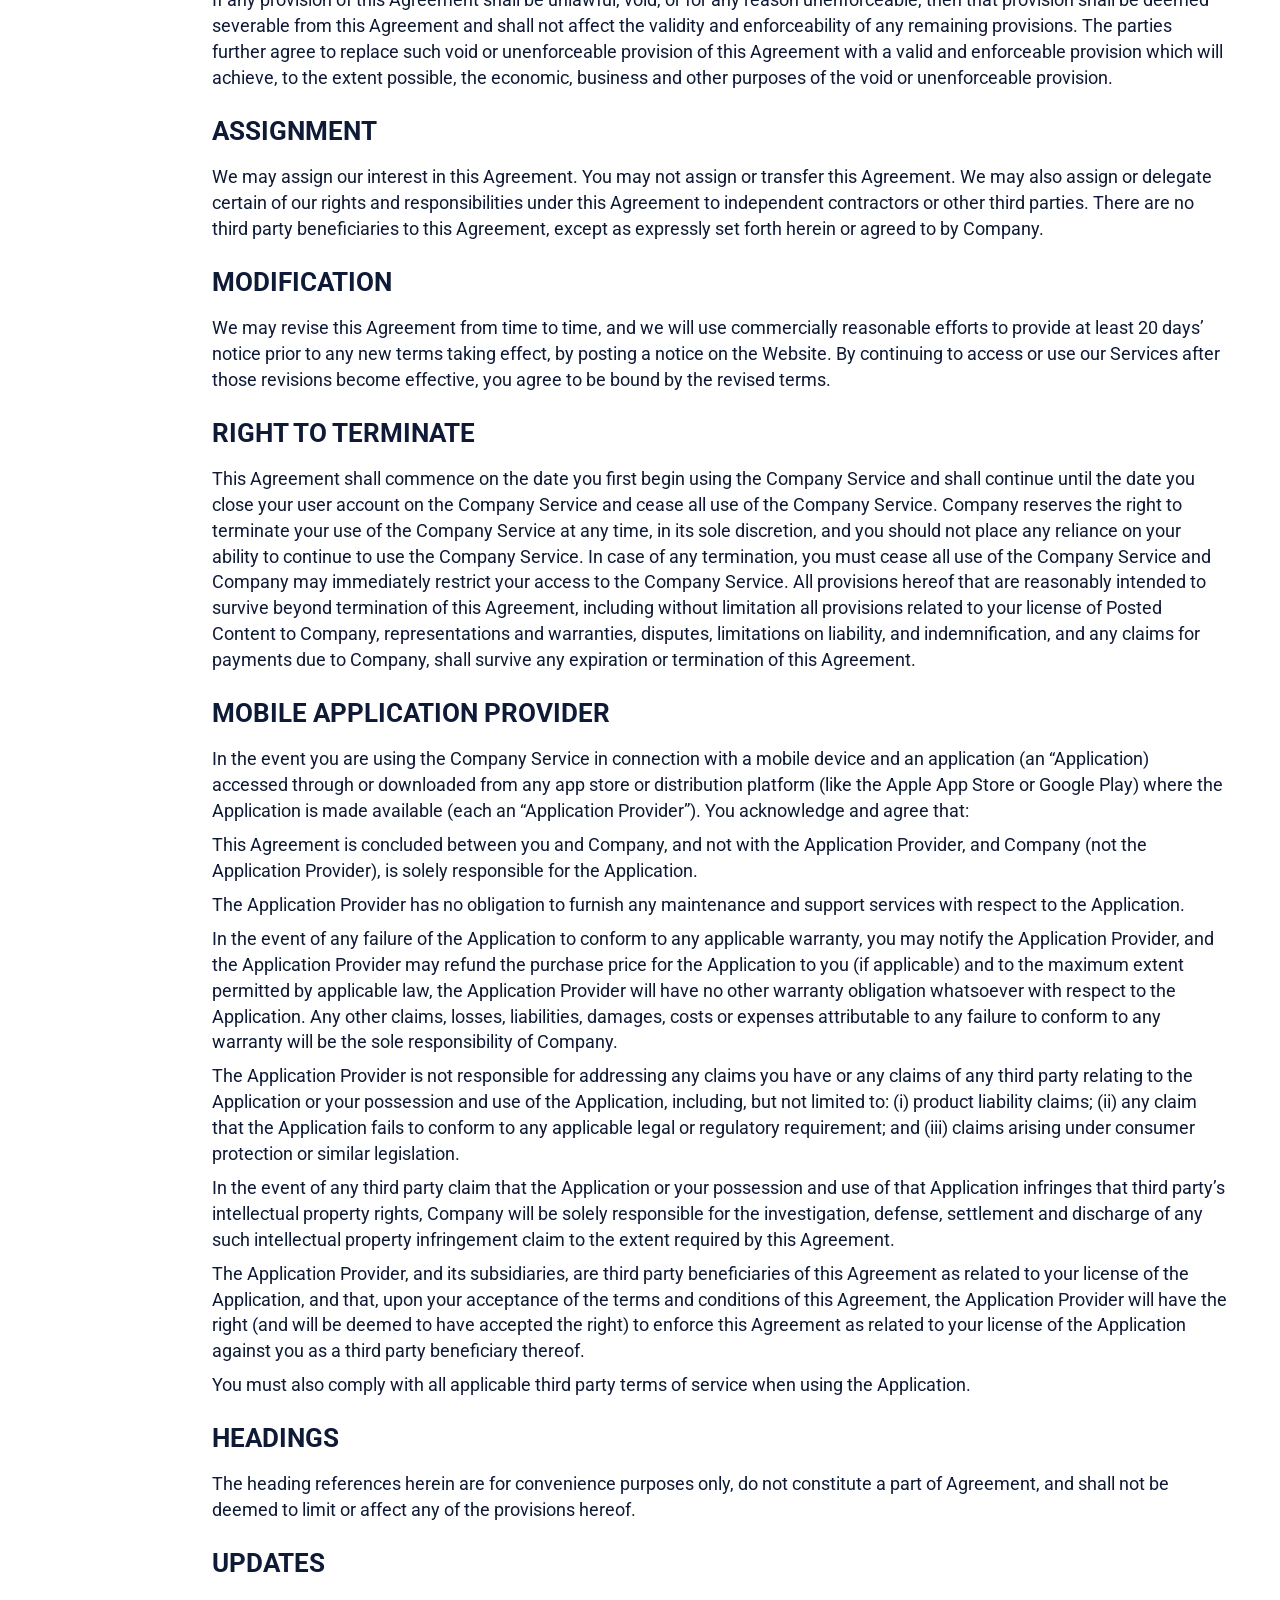
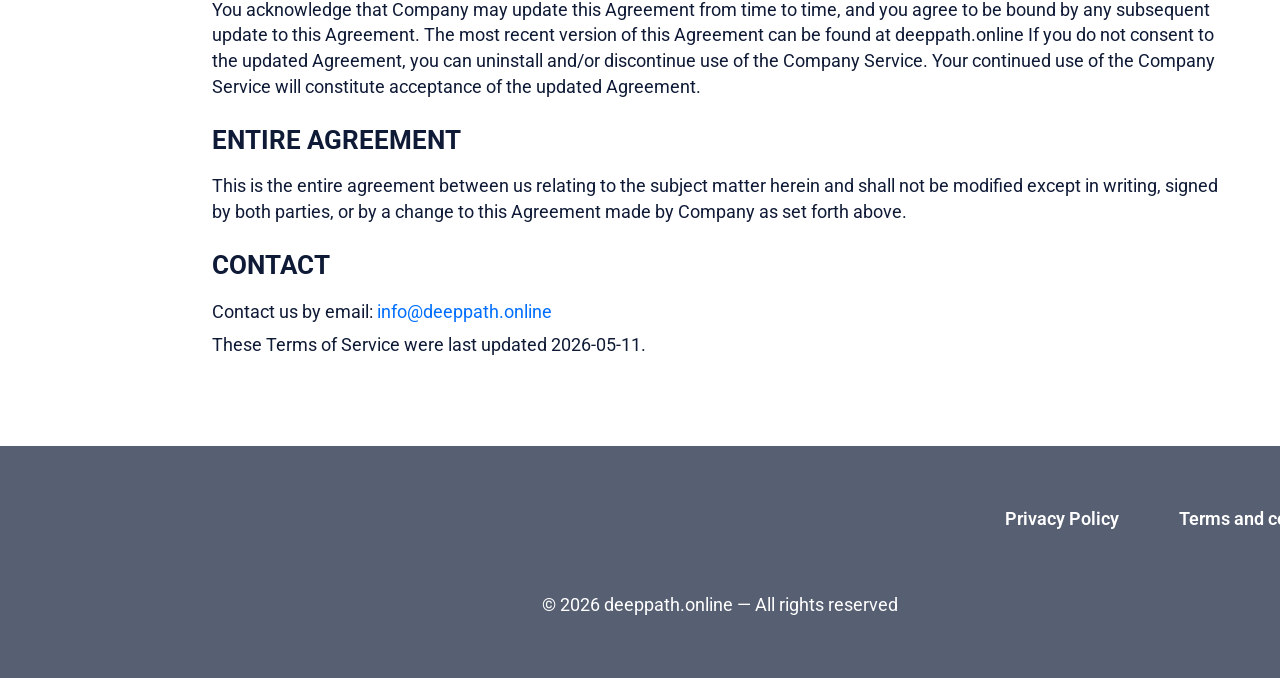
<file: terms.html>
<!doctype html>
<html lang="en">
  <head>
    <meta charset="UTF-8" />
    <meta name="viewport" content="width=device-width, initial-scale=1.0" />

    <title>Terms of Service</title>
    <link rel="icon" href="img/500x500.png" />

    <link rel="stylesheet" type="text/css" href="slick/slick.css" />
    <link rel="stylesheet" href="css/main.css" />
  </head>

  <body>
    <header class="a-o-header">
      <div class="a-o-header-background"></div>
      <nav class="a-o-navigation">
        <ul class="a-o-navigation-list">
          <li class="a-o-navigation-item">
            <a href="/" class="a-o-navigation-link">
              <img
                class="a-o-title-img a-o-navigation-img"
                alt="logo"
                src="img/500x500.png"
                style="width: 40px"
              />
            </a>
          </li>

          <li class="a-o-navigation-item">
            <a href="/#about" class="a-o-navigation-link">About the Game</a>
          </li>
          <li class="a-o-navigation-item">
            <a href="/#why" class="a-o-navigation-link">Puzzle Flow</a>
          </li>
          <li class="a-o-navigation-item">
            <a href="/#uniqueness" class="a-o-navigation-link">Features</a>
          </li>

          <li class="a-o-navigation-item">
            <a href="/#how" class="a-o-navigation-link">Puzzle Modes</a>
          </li>
          <li class="a-o-navigation-item">
            <a href="/#characters" class="a-o-navigation-link">Advantages</a>
          </li>
          <li class="a-o-navigation-item">
            <a href="/#reviews" class="a-o-navigation-link">Reviews</a>
          </li>
          <li class="a-o-navigation-item">
            <a href="/#gallery" class="a-o-navigation-link">Gallery</a>
          </li>
          <li class="a-o-navigation-item">
            <a href="/#faq" class="a-o-navigation-link">FAQ</a>
          </li>

          <li class="a-o-navigation-item">
            <a href="/#features" class="a-o-navigation-link">Contact</a>
          </li>
        </ul>

        <div class="a-o-header-button-wrapper">
          <a href="/" class="a-o-policy-terms-header-icon-menu">
            <img
              href="/"
              class="a-o-title-img"
              alt="logo"
              src="img/500x500.png"
              style="width: 40px"
            />
          </a>

          <button type="button" class="a-o-header-icon-button" data-menu-button>
            <svg
              class="a-o-header-icon a-o-header-icon-menu"
              width="40"
              height="40"
              viewBox="0 0 40 40"
              fill="none"
              xmlns="http://www.w3.org/2000/svg"
            >
              <path
                d="M5 30V26.6667H35V30H5ZM5 21.6667V18.3333H35V21.6667H5ZM5 13.3333V10H35V13.3333H5Z"
                fill="white"
              />
            </svg>

            <svg
              class="a-o-header-icon a-o-header-icon-close"
              width="40"
              height="40"
              viewBox="0 0 40 40"
              fill="none"
              xmlns="http://www.w3.org/2000/svg"
            >
              <path
                d="M10.6654 31.6666L8.33203 29.3333L17.6654 19.9999L8.33203 10.6666L10.6654 8.33325L19.9987 17.6666L29.332 8.33325L31.6654 10.6666L22.332 19.9999L31.6654 29.3333L29.332 31.6666L19.9987 22.3333L10.6654 31.6666Z"
                fill="white"
              />
            </svg>
          </button>
        </div>
      </nav>
    </header>
    <main>
      <section>
        <div class="a-o-policy-terms-container">
          <h1>Terms of Service</h1>

          <h2>
            <span style="font-weight: bold"
              ><span>ACCEPTANCE OF TERMS OF SERVICE</span></span
            >
          </h2>

          <p>
            <span
              >The following sets forth the agreement (this “Agreement”) between
              you and <span class="name">Nut Bolt Color Sort</span> (with its
              affiliates, “Company,” “we” or “us”) under which you may use
              Company’s website located at
              <span class="app-domain">deeppath.online</span>
              (the “Website”) and all linked pages owned and operated by
              Company, including, without limitation, all or any part of any
              content, visual interfaces, images, information, graphics, design,
              compilation, computer code, products, software, and services
              thereon, and Company’s mobile applications (the “Software”), and
              all other elements of the Company service and other materials that
              are provided by or in connection with the Company service
              (collectively, the “Company Service”).</span
            >
          </p>

          <p>
            <span
              >YOU ACKNOWLEDGE THAT, PRIOR TO DOWNLOADING THE SOFTWARE OR USING
              THE COMPANY SERVICE, YOU HAVE READ AND UNDERSTOOD THE TERMS OF
              THIS AGREEMENT, WITHOUT MODIFICATION. BY USING THE COMPANY
              SERVICE, YOU AGREE TO BE BOUND BY THE TERMS OF THIS AGREEMENT AND
              TO COMPLY WITH ALL APPLICABLE LAWS AND REGULATIONS. IF YOU DO NOT
              AGREE TO THESE TERMS, DO NOT USE THE COMPANY SERVICE.</span
            >
          </p>

          <p>
            <span
              >Use of and membership in the Company Service is void where
              prohibited. By using the Company Service, you represent and
              warrant that (a) you have the right, authority, and capacity to
              enter into this Agreement and to abide by all of the terms and
              conditions set forth herein; (b) you agree to comply with this
              Agreement; (c) you acknowledge the Company Privacy Policy,
              accessible at
              <span class="app-domain">deeppath.online</span>
              and (d) your use of the Company Service does not violate any
              applicable law or regulation.</span
            >
          </p>

          <h2>
            <span style="font-weight: bold"><span>ELIGIBILTY</span></span>
          </h2>

          <p>
            <span
              >By using the Company Service, you represent and warrant that you
              have the right, authority, and capacity to enter into this
              Agreement and to abide by all of the terms and conditions set
              forth herein. You must be an individual at least 18 years old to
              download and/or use the Company Service, or, if you are not at
              least 18, you must be at least 13 years old and may download
              and/or use the Company Service only in conjunction with, and under
              the supervision of, your parent or guardian, and your parent or
              guardian must read and agree to these terms of service before you
              access and/or use the Company Service. If you do not qualify, you
              may not download or use the Company Service.</span
            >
          </p>

          <p>
            <span
              >In order to download the Software, you must have an account with
              an Application Provider (as defined below) such as an Apple iTunes
              Account or Google Play account, which such services require a
              valid credit card in order to download and participate.
              Accordingly, we assume all users of the Software are at least 18
              years of age, or are 13 years of age and using the Company
              Services with permission from their parent or guardian and under
              parental supervision, and your parent or guardian must review and
              agree to these terms and conditions before you access and/or use
              the Company Service..</span
            >
          </p>

          <p>
            <span
              >Parents, if you have a child under the age of 13, and you are
              aware that your child is using Company Services accessed and/or
              downloaded under your account (or a fraudulent account), please
              email Company at

              <a href="mailto:kidprivacy@deeppath.online"
                ><span class="domain">kidprivacy@deeppath.online</span></a
              >
              . We (or third party analysts or advertisers) collect certain
              persistent identifiers (such as device IDs) and/or geolocation
              data during gameplay and use of the Company Service for internal
              purposes such as user authentication, improving game/site
              navigation, maintaining user preferences, serving advertisements,
              and protecting against fraud or theft. Please see our Privacy
              Policy, accessible at
              <span class="app-domain">deeppath.online</span>
              for more details.</span
            >
          </p>

          <p>
            <span
              >You may not access or use the Company Service if you are a
              competitor of ours or if we have previously banned you from the
              Company Service or closed your account.</span
            >
          </p>

          <h2>
            <span style="font-weight: bold"
              ><span>USE OF THE SOFTWARE GENERALLY</span></span
            >
          </h2>

          <p>
            <span
              >Company develops and publishes mobile gaming applications to be
              used for entertainment purposes only. Provided that you otherwise
              fully comply with the terms and conditions of this Agreement, and
              upon downloading the Software, we grant to you a limited,
              personal, non-exclusive, non-transferable and non-sublicensable
              license to use the Software solely as set forth herein.</span
            >
          </p>

          <h2>
            <span style="font-weight: bold"
              ><span>USE OF THE COMPANY SERVICE GENERALLY&nbsp;</span></span
            >
          </h2>

          <p>
            <span
              >We grant you permission to use the Company Service, including
              without limitation the Software, subject to the restrictions in
              this Agreement. The Company Service and some reference sites
              contain Content (as defined below) of Company. Such Content is
              protected by copyright, trademark, trade secret and other laws,
              and Company owns and/or licenses such Content. Company hereby
              grants you a limited, revocable, non-sublicensable license to
              reproduce and display Company’s Content solely for your personal
              use in using the Company Service. You may not modify, translate,
              publish, broadcast, transmit, distribute, perform display or sell
              any Content appearing on the Company Service, except as expressly
              authorized by Company. As used within this Agreement, “Content”
              shall include, but is not limited to, text, images, files, photos,
              audio, works of authorship, location information or any other
              forms of data or communication. Unless we explicitly say
              otherwise, you may not use any automated means (such as scripts)
              to access Company or collect information from it. The Company
              Service may be modified, updated, interrupted, suspended or
              discontinued at any time without notice or liability.</span
            >
          </p>

          <h2>
            <span style="font-weight: bold"><span>RESTRICTIONS</span></span>
          </h2>

          <p>
            <span
              >Except as expressly authorized herein, you agree to the following
              restrictions:</span
            >
          </p>

          <ol>
            <li>
              <p>
                <span
                  >You may not use, copy, modify, translate, publicly perform or
                  display, transmit, publish, edit, adapt, reproduce, or
                  transfer the right to use the Company Service except as
                  expressly provided in this Agreement.</span
                >
              </p>
            </li>
            <li>
              <p>
                <span
                  >You may not distribute, sell, resell, sublicense, rent,
                  lease, share, or lend any portion of the Company
                  Service.</span
                >
              </p>
            </li>
            <li>
              <p>
                <span
                  >You may not reverse engineer, reverse compile, disassemble,
                  or otherwise attempt to discover the source code of any
                  portion of the Company Service.</span
                >
              </p>
            </li>
            <li>
              <p>
                <span
                  >You agree that you shall only use the Company Service in a
                  manner that complies with all applicable laws in the
                  jurisdiction in which you use the Company Service, including,
                  but not limited to, applicable restrictions concerning
                  privacy, copyright and other intellectual property
                  rights.</span
                >
              </p>
            </li>
            <li>
              <p>
                <span
                  >You agree not to upload, post, e-mail or otherwise send or
                  transmit any material that contains viruses or any other
                  computer code, files or programs designed to interrupt,
                  destroy, usurp, modify or limit the functionality of the
                  Company Service or any computer software, hardware,
                  telecommunications equipment or other equipment or devices
                  associated with the Company Service. You also agree not to
                  interfere with the servers, networks or other devices or
                  equipment connected to or used in connection with the Company
                  Service or to violate any of the procedures, policies or
                  regulations of such networks, devices or equipment, or of any
                  service providers associated with or connected to the Company
                  Service.</span
                >
              </p>
            </li>
            <li>
              <p>
                <span
                  >You agree not to modify, adapt, appropriate, reproduce,
                  distribute, translate, create derivative works or adaptations
                  of, publicly display, sell, trade, or in any way exploit the
                  Company Service or Content, except as expressly authorized by
                  Company.</span
                >
              </p>
            </li>
            <li>
              <p>
                <span
                  >You agree not to use any robot, spider, internet
                  search/retrieval application, or other automated device,
                  process or means to access, retrieve, scrape, or index any
                  portion of the Company Service or any Content without our
                  express permission.</span
                >
              </p>
            </li>
            <li>
              <p>
                <span
                  >You agree not to take any action that imposes, or may impose,
                  in our sole discretion, an unreasonable or disproportionately
                  large load on Company’s technology infrastructure or otherwise
                  make excessive traffic demands of the Company Service.</span
                >
              </p>
            </li>
          </ol>

          <h2>
            <span style="font-weight: bold"><span>USER CONDUCT</span></span>
          </h2>

          <p>
            <span
              >Information, data, software, sound, images, tags, or other
              materials uploaded, transmitted or otherwise made available by you
              via the Company Service (“User Content), whether publicly posted
              or privately sent, is the sole responsibility of the person that
              sent the User Content. This means that you, not Company, are
              entirely responsible for all of your User Content. You agree not
              to upload, transmit or otherwise make available any User Content
              that is or could reasonably be viewed as unlawful, harmful,
              harassing, defamatory, libelous, obscene or otherwise
              objectionable, invasive of another’s privacy, or that violates the
              intellectual property rights of others.</span
            >
          </p>

          <h2>
            <span style="font-weight: bold"><span>VIRTUAL GOODS</span></span>
          </h2>

          <p>
            <span
              >Our games may include virtual currencies such as “gold”, “bucks”
              or “coins” and other virtual items, some of which may be “earned”
              or purchased for real money (“Virtual Goods”). You must be 18
              years old to purchase Virtual Goods with real money. Your account
              and any related items are owned by Company. Company gives you a
              limited license to use your account and the related items while we
              offer the Company Service.</span
            >
          </p>

          <p>
            <span
              >If your account is terminated in accordance with these Terms of
              Service, we will also delete and terminate any Virtual Goods
              associated with your account. You are not allowed to transfer
              Virtual Goods outside of the Company Service, for example by
              selling, gifting, or trading them. Any such transfer or attempted
              transfer is prohibited and void may lead to the termination of
              your account and any associated Virtual Goods.</span
            >
          </p>

          <h2>
            <span style="font-weight: bold"><span>PROVIDER CHARGES</span></span>
          </h2>

          <p>
            <span
              >We are not an internet service provider. To access the Company
              Service or to play our mobile games, you must have internet access
              and/or mobile handset that meets the technical requirements of the
              Application Provider. In connection with your use of the Company
              Service, you may be subject to charges imposed by your wireless or
              other applicable carrier. Payment of such charges is solely your
              responsibility.</span
            >
          </p>

          <h2>
            <span style="font-weight: bold"
              ><span>INFORMATION RECIEVED</span></span
            >
          </h2>

          <p>
            <span
              >The Company Service may store and provide to Company data about
              your location and about your interaction with the Company Service,
              including without limitation, data related to gameplay and the
              content accessed while using the Company Service.</span
            >
          </p>

          <h2>
            <span style="font-weight: bold"
              ><span>ADVERTISING/THIRD PARTY OFFERS</span></span
            >
          </h2>

          <p>
            <span
              >In connection with your use of the Company Service, we may
              display certain third party advertising based on your current
              location or your use of the Company Service. Additionally, the
              Company Service may contain links to third party web sites,
              advertisements, or programs that are not controlled by or
              affiliated with Company. Company is not responsible for the
              content, offers or privacy policies of such third party
              advertising, sites and programs. Your dealings with third party
              sites are solely between you and the applicable third party.</span
            >
          </p>

          <h2>
            <span style="font-weight: bold"><span>LINKS</span></span>
          </h2>

          <p>
            <span
              >We may provide links to third party services from the Company
              Service. We are not responsible for the content, goods or services
              provided by such third parties and we do not endorse the same. We
              are also not responsible to you in relation to any losses or harm
              caused by such third parties. Any charges you incur in relation to
              those third parties are your responsibility. You understand that
              when you provide data to any such third party you are providing it
              in accordance with such third party’s privacy policy (if any) and
              Company’s obligations under its Privacy Policy do not apply in
              relation to that data.</span
            >
          </p>

          <h2>
            <span style="font-weight: bold"
              ><span>INTELLECTUAL PROPERTY</span></span
            >
          </h2>

          <p>
            <span
              >You have no right to exploit Company’s intellectual property
              except as specifically set forth in this Agreement. Company
              retains ownership of all intellectual property rights (including,
              without limitation, copyrights, patents, know-how, trade secrets
              and any trademarks or service marks) in and relating to the
              Company Service (collectively the “Company IP”). You shall not
              rent, lease, sublicense, distribute, transfer, copy, reproduce,
              download, display, modify or timeshare the Company IP or any
              portion thereof, or use such Company IP as a component of or a
              base for products or services prepared for commercial sale,
              sublicense, lease, access or distribution. You shall not, nor
              authorize, encourage or assist others to, attempt to decompile,
              disassemble, reverse engineer, modify or create derivative works
              based on the Company IP.</span
            >
          </p>

          <h2>
            <span style="font-weight: bold"><span>FEEDBACK</span></span>
          </h2>

          <p>
            <span
              >You may voluntarily elect to send us any ideas, suggestions,
              documents or proposals (“Feedback”) related to the Company Service
              or otherwise. By sending us Feedback, you agree that (i) your
              Feedback does not contain the confidential or proprietary
              information of third parties, (ii) we are under no obligation of
              confidentiality, express or implied, with respect to the Feedback,
              (iii) we may have something similar to the Feedback already under
              consideration or in development, and (iv) you grant us an
              irrevocable, non-exclusive, royalty-free, perpetual, worldwide
              license to use, modify, publish, distribute and sublicense the
              Feedback.</span
            >
          </p>

          <h2>
            <span style="font-weight: bold"
              ><span>LIABILITY; DISCLAIMERS; NO WARRANTIES</span></span
            >
          </h2>

          <p>
            <span
              >THE COMPANY SERVICE, INCLUDING THE SOFTWARE, IS PROVIDED ON AN
              “AS IS” BASIS. COMPANY, AND ITS USERS, AFFILIATES, LICENSORS,
              AGENTS, MERCHANTS AND SUPPLIERS, TO THE FULLEST EXTENT PERMITTED
              BY LAW, DISCLAIM ALL WARRANTIES, EITHER EXPRESS OR IMPLIED,
              STATUTORY OR OTHERWISE, INCLUDING BUT NOT LIMITED TO THE IMPLIED
              WARRANTIES OF MERCHANTABILITY, NON-INFRINGEMENT OF THIRD PARTIES’
              RIGHTS, AND FITNESS FOR PARTICULAR PURPOSE, IN CONNECTION WITH THE
              COMPANY SERVICE, INCLUDING THE SOFTWARE.</span
            >
          </p>

          <p>
            <span
              >SOME JURISDICTIONS DO NOT ALLOW THE EXCLUSION OF CERTAIN
              WARRANTIES; THEREFORE, SOME OF THE ABOVE EXCLUSIONS MAY NOT APPLY
              TO YOU. IN THAT EVENT, ANY IMPLIED WARRANTIES ARE LIMITED IN
              DURATION TO THIRTY (30) DAYS FROM THE DATE YOU COMMENCE USING THE
              COMPANY SERVICE. THIS CONDITIONAL WARRANTY GIVES YOU SPECIFIC
              LEGAL RIGHTS. YOU MAY HAVE OTHER RIGHTS, WHICH VARY FROM
              JURISDICTION TO JURISDICTION.</span
            >
          </p>

          <p>
            <span
              >TO THE FULLEST EXTENT PERMITTED BY LAW, WE AND OUR USERS,
              LICENSORS, AGENTS, MERCHANTS AND SUPPLIERS SHALL NOT BE LIABLE FOR
              ANY LOST PROFITS OR ANY DIRECT, SPECIAL, INCIDENTAL OR
              CONSEQUENTIAL DAMAGES (HOWEVER ARISING, INCLUDING NEGLIGENCE)
              ARISING OUT OF OR IN CONNECTION WITH THE COMPANY SERVICE, YOUR USE
              THEREOF OR IN ANY WAY RELATED TO THIS AGREEMENT.</span
            >
          </p>

          <p>
            <span
              >YOU ACKNOWLEDGE THAT IN NO EVENT SHALL COMPANY, OR ITS USERS,
              AGENTS, AFFILIATES, LICENSORS, OR SUPPLIERS, REGARDLESS OF THE
              CAUSE OF ACTION, HAVE ANY LIABLITY FOR ANY DAMAGES, INJURIES OR
              LOSSES INCURRED BY REASON OF ANY PRODUCTS OR SERVICES SOLD OR
              PROVIDED TO YOU BY ANY THIRD PARTIES AND RECEIVED BY YOU THROUGH
              OR ADVERTISED ON THE COMPANY SERVICE OR RECEIVED BY YOU THROUGH
              ANY LINKS PROVIDED ON THE COMPANY SERVICE. YOU WAIVE AND RELEASE
              COMPANY AND ITS USERS, AGENTS, AFFILIATES, LICENSORS, AND
              SUPPLIERS FROM ANY CLAIM, LIABILITIES, DAMAGES, OR INJURY ARISING
              FROM OR RELATING TO ANY ACT OR OMISSION OF ANY THIRD PARTY IN
              CONNECTION WITH SUCH UNDERLYING PRODUCTS OR SERVICES.</span
            >
          </p>

          <p>
            <span
              >YOU ALSO SPECIFICALLY AGREE THAT YOU SHALL NOT HOLD COMPANY
              LIABLE FOR CLAIMS, DEMANDS, OR DAMAGES OF ANY KIND OR NATURE
              ARISING OUT OF OR IN ANY WAY CONNECTED WITH A DISPUTE WITH ANY
              OTHER USER OF COMPANY.</span
            >
          </p>

          <p>
            <span
              >WE FURTHER DISCLAIM ALL LIABILIITY FOR ANY LOSS OR DAMAGE ARISING
              OUT OF YOUR USE OF THE COMPANY SERVICE. YOUR USE OF THE COMPANY
              SERVICE IS AT YOUR OWN DISCRETION AND RISK. YOU WILL BE SOLELY
              RESPONSIBLE FOR ANY DAMAGE TO YOUR COMPUTER SYSTEM OR LOSS OF DATA
              THAT RESULTS FROM YOUR ATTEMPT TO DOWNLOAD ANY MATERIAL OR CONTENT
              FROM THE COMPANY SERVICE.</span
            >
          </p>

          <p>
            <span
              >SOME JURISDICTIONS DO NOT ALLOW THE LIMITATION OR EXCLUSION OF
              LIABILITY FOR PERSONAL INJURY OR INCIDENTAL OR CONSEQUENTIAL
              DAMAGES, SO SOME OF THE ABOVE LIMITATIONS OR EXCLUSIONS MAY NOT
              APPLY TO YOU. IN SUCH CASE, TO THE MAXIMUM EXTENT PERMITTED UNDER
              APPLICABLE LAW, THE ENTIRE LIABILITY OF COMPANY AND ITS USERS,
              AFFILIATES, LICENSORS, AGENTS, MERCHANTS AND SUPPLIERS FOR ANY
              DAMAGES WHATSOEVER, WHETHER ARISING UNDER CONTRACT, TORT OR
              OTHERWISE, ARISING UNDER OR RELATED TO THIS AGREEMENT, THE COMPANY
              SERVICE OR THE USE THEREOF, SHALL BE LIMITED TO $100.<br />
              YOU ACKNOWLEDGE THAT THE LIMITATIONS IN THIS SECTION WILL APPLY
              EVEN IF THE ABOVE STATED REMEDY FAILS OF ITS ESSENTIAL
              PURPOSE.</span
            >
          </p>

          <h2><span>INDEMNIFICATION; HOLD HARMLESS; RELEASE&nbsp;</span></h2>

          <p>
            <span
              >You agree to indemnify, hold harmless, defend and release
              Company, its users, licensors, suppliers and partners, and its and
              their respective officers, directors, stockholders, agents and
              affiliates, from any claims, losses, damages or liabilities,
              including attorney’s fees, arising out of (i) the use or misuse of
              the Company Service by you or any third party using your account,
              (ii) breach of any of this Agreement by you or any third party
              using your account, (iii) the violation of any applicable law or
              the rights of any other person or entity arising out of related to
              the Company Service or the use thereof by you or any third party
              using your account, or (iv) the infringement of any intellectual
              property or other right of any person or entity by you or any
              third party using your account. You agree not to settle any matter
              without the prior written consent of Company. Company reserves the
              right, at your expense, to assume the exclusive defense and
              control of any matter for which you are required to indemnify us
              and you agree to cooperate with our defense of these claims.</span
            >
          </p>

          <h2>
            <span style="font-weight: bold"
              ><span>TECHNICAL SUPPORT</span></span
            >
          </h2>

          <p>
            <span
              >Company has no obligation to furnish you with technical support
              unless separately agreed in writing between you and Company.</span
            >
          </p>

          <h2>
            <span style="font-weight: bold"
              ><span>GOVERNING LAW; ATTORNEY’S FEES</span></span
            >
          </h2>

          <p>
            <span
              >This Agreement will be deemed to have been made in the State of
              California, and the provisions and conditions of this Agreement
              will be governed by and interpreted in accordance with the laws of
              the State of California, without regard to conflict of laws
              principles thereof. YOU AND COMPANY AGREE THAT THE EXCLUSIVE VENUE
              FOR ANY DISPUTE RELATING TO THIS AGREEMENT IS SAN MATEO COUNTY,
              CALIFORNIA. YOU AND COMPANY CONSENT TO THE PERSONAL JURISDICTION
              OF THESE COURTS. The prevailing party in any legal action brought
              by one party against the other and arising out of this Agreement
              shall be entitled, in addition to any other rights and remedies it
              may have, to reimbursement for its expenses, including court costs
              and reasonable attorney’s fees.</span
            ><br />
            &nbsp;
          </p>

          <h2>
            <span style="font-weight: bold"><span>INTERNATIONAL</span></span>
          </h2>

          <p>
            <span
              >Company makes no claims that the Software or any other portion of
              the Company Service may be lawfully accessed, used or downloaded
              outside of Canada or the United States. Any such use of the
              Software and/or the Company Service may not be lawful by certain
              persons or in certain territories. If you access any of these from
              outside of Canada or the United States, you do so at your own risk
              and are responsible for compliance with the laws of whatever
              jurisdiction you are in at the time.</span
            >
          </p>

          <h2>
            <span style="font-weight: bold"
              ><span>EXPORT LAW COMPLIANCE</span></span
            >
          </h2>

          <p>
            <span
              >You agree that to comply with all export restrictions and
              regulations of the Department of Commerce or other agency of the
              United States Government, and that you will not export or
              otherwise transfer the Software or any other portion of the
              Company Service, directly or indirectly, to a prohibited
              country.</span
            >
          </p>

          <h2>
            <span style="font-weight: bold"><span>WAIVER</span></span>
          </h2>

          <p>
            <span
              >Any provision of this Agreement may be waived only by a written
              instrument executed by the party entitled to the benefit of such
              provision. The failure of any party at any time to require
              performance of any provision of this Agreement shall in no manner
              affect such party’s right at a later time to enforce the same. A
              waiver of any breach of any provision of this Agreement shall not
              be construed as a continuing waiver of other breaches of the same
              or other provisions of this Agreement.</span
            >
          </p>

          <h2>
            <span style="font-weight: bold"><span>SEVERABILITY</span></span>
          </h2>

          <p>
            <span
              >If any provision of this Agreement shall be unlawful, void, or
              for any reason unenforceable, then that provision shall be deemed
              severable from this Agreement and shall not affect the validity
              and enforceability of any remaining provisions. The parties
              further agree to replace such void or unenforceable provision of
              this Agreement with a valid and enforceable provision which will
              achieve, to the extent possible, the economic, business and other
              purposes of the void or unenforceable provision.</span
            >
          </p>

          <h2>
            <span style="font-weight: bold"><span>ASSIGNMENT</span></span>
          </h2>

          <p>
            <span
              >We may assign our interest in this Agreement. You may not assign
              or transfer this Agreement. We may also assign or delegate certain
              of our rights and responsibilities under this Agreement to
              independent contractors or other third parties. There are no third
              party beneficiaries to this Agreement, except as expressly set
              forth herein or agreed to by Company.</span
            >
          </p>

          <h2>
            <span style="font-weight: bold"><span>MODIFICATION</span></span>
          </h2>

          <p>
            <span
              >We may revise this Agreement from time to time, and we will use
              commercially reasonable efforts to provide at least 20 days’
              notice prior to any new terms taking effect, by posting a notice
              on the Website. By continuing to access or use our Services after
              those revisions become effective, you agree to be bound by the
              revised terms.</span
            >
          </p>

          <h2>
            <span style="font-weight: bold"
              ><span>RIGHT TO TERMINATE</span></span
            >
          </h2>

          <p>
            <span
              >This Agreement shall commence on the date you first begin using
              the Company Service and shall continue until the date you close
              your user account on the Company Service and cease all use of the
              Company Service. Company reserves the right to terminate your use
              of the Company Service at any time, in its sole discretion, and
              you should not place any reliance on your ability to continue to
              use the Company Service. In case of any termination, you must
              cease all use of the Company Service and Company may immediately
              restrict your access to the Company Service. All provisions hereof
              that are reasonably intended to survive beyond termination of this
              Agreement, including without limitation all provisions related to
              your license of Posted Content to Company, representations and
              warranties, disputes, limitations on liability, and
              indemnification, and any claims for payments due to Company, shall
              survive any expiration or termination of this Agreement.</span
            >
          </p>

          <h2>
            <span style="font-weight: bold"
              ><span>MOBILE APPLICATION PROVIDER</span></span
            >
          </h2>

          <p>
            <span
              >In the event you are using the Company Service in connection with
              a mobile device and an application (an “Application) accessed
              through or downloaded from any app store or distribution platform
              (like the Apple App Store or Google Play) where the Application is
              made available (each an “Application Provider”). You acknowledge
              and agree that:</span
            >
          </p>

          <ol>
            <li>
              <p>
                <span
                  >This Agreement is concluded between you and Company, and not
                  with the Application Provider, and Company (not the
                  Application Provider), is solely responsible for the
                  Application.</span
                >
              </p>
            </li>
            <li>
              <p>
                <span
                  >The Application Provider has no obligation to furnish any
                  maintenance and support services with respect to the
                  Application.</span
                >
              </p>
            </li>
            <li>
              <p>
                <span
                  >In the event of any failure of the Application to conform to
                  any applicable warranty, you may notify the Application
                  Provider, and the Application Provider may refund the purchase
                  price for the Application to you (if applicable) and to the
                  maximum extent permitted by applicable law, the Application
                  Provider will have no other warranty obligation whatsoever
                  with respect to the Application. Any other claims, losses,
                  liabilities, damages, costs or expenses attributable to any
                  failure to conform to any warranty will be the sole
                  responsibility of Company.</span
                >
              </p>
            </li>
            <li>
              <p>
                <span
                  >The Application Provider is not responsible for addressing
                  any claims you have or any claims of any third party relating
                  to the Application or your possession and use of the
                  Application, including, but not limited to: (i) product
                  liability claims; (ii) any claim that the Application fails to
                  conform to any applicable legal or regulatory requirement; and
                  (iii) claims arising under consumer protection or similar
                  legislation.</span
                >
              </p>
            </li>
            <li>
              <p>
                <span
                  >In the event of any third party claim that the Application or
                  your possession and use of that Application infringes that
                  third party’s intellectual property rights, Company will be
                  solely responsible for the investigation, defense, settlement
                  and discharge of any such intellectual property infringement
                  claim to the extent required by this Agreement.</span
                >
              </p>
            </li>
            <li>
              <p>
                <span
                  >The Application Provider, and its subsidiaries, are third
                  party beneficiaries of this Agreement as related to your
                  license of the Application, and that, upon your acceptance of
                  the terms and conditions of this Agreement, the Application
                  Provider will have the right (and will be deemed to have
                  accepted the right) to enforce this Agreement as related to
                  your license of the Application against you as a third party
                  beneficiary thereof.</span
                >
              </p>
            </li>
          </ol>

          <p>
            <span
              >You must also comply with all applicable third party terms of
              service when using the Application.</span
            >
          </p>

          <h2>
            <span style="font-weight: bold"><span>HEADINGS</span></span>
          </h2>

          <p>
            <span
              >The heading references herein are for convenience purposes only,
              do not constitute a part of Agreement, and shall not be deemed to
              limit or affect any of the provisions hereof.</span
            >
          </p>

          <h2>
            <span style="font-weight: bold"><span>UPDATES</span></span>
          </h2>

          <p>
            <span
              >You acknowledge that Company may update this Agreement from time
              to time, and you agree to be bound by any subsequent update to
              this Agreement. The most recent version of this Agreement can be
              found at
              <span class="app-domain">deeppath.online</span>
              If you do not consent to the updated Agreement, you can uninstall
              and/or discontinue use of the Company Service. Your continued use
              of the Company Service will constitute acceptance of the updated
              Agreement.</span
            >
          </p>

          <h2>
            <span style="font-weight: bold"><span>ENTIRE AGREEMENT</span></span>
          </h2>

          <p>
            <span
              >This is the entire agreement between us relating to the subject
              matter herein and shall not be modified except in writing, signed
              by both parties, or by a change to this Agreement made by Company
              as set forth above.</span
            >
          </p>

          <h2>
            <span style="font-weight: bold"><span>CONTACT</span></span>
          </h2>

          <p>
            Contact us by email:&nbsp;<a href="mailto:info@deeppath.online"
              ><span class="domain">info@deeppath.online</span></a
            >
          </p>

          <p>
            <span
              >These Terms of Service were last updated
              <span class="date">2026-05-11</span>.</span
            >
          </p>
        </div>
      </section>
    </main>
    <footer class="a-o-footer" style="margin: auto; background: #0f1a36b2">
      <div class="a-o-footer-container">
        <div class="a-o-footer-wrapper">
          <a class="a-o-footer-text" href="/policy.html">Privacy Policy</a>
          <a class="a-o-footer-text" href="/terms.html"
            >Terms and conditions
          </a>
        </div>
        <p class="a-o-footer-copyright">
          © 2026 deeppath.online — All rights reserved
        </p>
      </div>
    </footer>
    <script src="js/mobile-menu.js"></script>
  </body>
</html>
</file>
<file: css/main.css>
@import url("https://fonts.googleapis.com/css2?family=Outfit:wght@100..900&family=Roboto:ital,wght@0,100..900;1,100..900&display=swap");

*,
*::before,
*::after {
  box-sizing: border-box;
}
html {
  scroll-behavior: smooth;
}

body {
  margin: 0;
  background: #ffffff;

  color: #0f1a36;
}

h1,
h2,
h3,
h4,
h5,
h6,
p {
  margin: 0;
}

ul,
ol {
  margin: 0;
  padding: 0;
  list-style: none;
}
dl,
dt,
dd {
  margin: 0;
  padding: 0;
}
img {
  display: block;
  height: auto;
}
figure {
  margin: 0;
  padding: 0;
  border: 0;
}
.list {
  list-style: none;
}

button,
a {
  cursor: pointer;
}

.button:hover {
  scale: 120%;
}

.a-o-header.is-open .a-o-header-background {
  left: 0;
}
.a-o-header-button-wrapper {
  margin-left: auto;
}
.a-o-header-icon {
  display: none;
}

.a-o-header-icon-button {
  display: -webkit-box;
  display: -ms-flexbox;
  display: flex;
  background-color: transparent;
  border: none;
  border-radius: 50%;
}
.a-o-navigation-list.is-open {
  right: 0;
}
.a-o-header-icon-menu {
  display: block;
}

.a-o-header-icon-button.is-open .a-o-header-icon-menu {
  display: none;
}

.a-o-header-icon-button.is-open .a-o-header-icon-close {
  display: block;
}

.a-o-header {
  position: fixed;
  width: 100%;
  z-index: 5;
  transition: background-color 0.3s ease;
  background: transparent;
  display: flex;
  height: 52px;
  background: #0f1a36b2;
}

.a-o-header-background {
  position: absolute;
  top: 0;
  right: 0;
  bottom: 0;
  left: 100%;
  z-index: -1;
  transition: left 0.3s ease;
  background: #0f1a36b2;
}
.a-o-header.is-open .a-o-header-background {
  left: 0;
}
.a-o-header-button-wrapper {
  margin-right: auto;
  display: flex;
  align-items: center;
  justify-content: space-between;
}

.a-o-header-icon-menu {
  display: block;
}

.a-o-header-icon-button.is-open .a-o-header-icon-menu {
  display: none;
}

.a-o-header-icon-button.is-open .a-o-header-icon-close {
  display: block;
}

.a-o-navigation {
  display: -ms-flexbox;
  -webkit-box-orient: vertical;
  -webkit-box-direction: normal;
  -ms-flex-direction: column;
  flex-direction: column;
  -webkit-box-align: center;
  -ms-flex-align: center;
  align-items: center;
  -webkit-box-flex: 1;
  -ms-flex: 1;
  flex: 1;
  padding: 6px 16px;
  position: relative;
}

.a-o-navigation-list {
  display: flex;
  flex-direction: column;
  align-items: center;
  position: absolute;
  top: 100%;
  right: -100%;
  width: 100%;
  height: auto;
  transition: 0.3s;
  z-index: 999;
  padding: 100px 0px;

  gap: 24px;
  background: #0f1a36b2;
}

.a-o-navigation-list.is-open {
  right: 0;
}

.a-o-navigation-link {
  transition: all 0.3s ease-in-out;
  text-decoration: none;
  color: #b5bfd9;
  font-family: Roboto;
  font-weight: 500;
  font-style: Medium;
  font-size: 16px;
  leading-trim: NONE;
  line-height: 108%;
  letter-spacing: 0%;
  text-align: center;
  padding: 8px 12px;
  display: block;
}

.a-o-navigation-link:hover,
.a-o-navigatioт-link:focus {
  color: #ffffff;
}

.a-o-header.is-open {
  background-color: transparent;
}

.a-o-navigation-img {
  display: none;
}

@media screen and (min-width: 1195px) {
  .a-o-navigation-img {
    display: block;
    margin-right: 144px;
  }
  .a-o-policy-terms-header-icon-menu {
    display: none;
  }
  .a-o-header-button-wrapper {
    display: none;
  }
  .a-o-header {
    width: 100%;
    height: 62px;
    padding: 0;
    display: flex;
    align-items: center;
    justify-content: center;
    z-index: 1000;
  }

  .a-o-header-icon-button {
    display: none;
  }
  .a-o-navigation {
    display: flex;
    flex-direction: row;
    flex: 1;
    padding: 0;
    width: 1440px;
    padding: 0 0px;
    margin: auto;
  }

  .a-o-navigation-list {
    background-color: transparent;
    flex-direction: row;
    display: flex;
    position: static;
    width: 1440px;
    margin: auto;
    padding-block: 0;
    flex: 1;
    gap: 24px;
    height: 0px;
    display: flex;
    justify-content: center;
    align-items: center;
    justify-content: center;
    padding: 0;
  }

  .a-o-navigation-link {
    font-family: Roboto;
    font-weight: 500;
    font-style: Medium;
    font-size: 16px;
    leading-trim: NONE;
    line-height: 108%;
    letter-spacing: 0%;
    text-align: center;
  }

  .a-o-navigation-item-desk {
    display: none;
  }
}

.a-o-home {
  width: 375px;
  height: 812px;
  background-repeat: no-repeat;
  background-size: cover;
  background-position: center;
  background-image: url("/img/Hero_Section.png");
  margin: auto;
}
.a-o-home-container {
  width: 375px;
  padding: 152px 16px 0px;
  margin: auto;
}

.a-o-home-container-top {
  display: flex;
  flex-direction: column;
  align-items: center;
  background: #ffffff4d;
  padding-top: 60px;
  padding-right: 24px;
  padding-bottom: 60px;
  padding-left: 24px;
  border-radius: 24px;
  backdrop-filter: blur(10px);
}

.a-o-home-title {
  font-family: Outfit;
  font-weight: 700;
  font-style: Bold;
  font-size: 42px;
  leading-trim: NONE;
  line-height: 115.99999999999999%;
  letter-spacing: 0%;
  text-align: center;
  text-transform: uppercase;
  color: #c03286;
}

.a-o-home-text {
  font-family: Roboto;
  font-weight: 400;
  font-style: Regular;
  font-size: 18px;
  leading-trim: NONE;
  line-height: 144%;
  letter-spacing: 0%;
  text-align: center;
  color: #474e60;
  padding: 10px 0 40px;
}
.a-o-home-link {
  width: 295px;
  transition: all 0.3s ease-in-out;
}

.a-o-home-link:hover {
  transform: scale(1.04);
}
.a-o-home-titleq {
  color: #20318f;
}
.a-o-home-titlew {
  color: #ec5500;
}
@media screen and (min-width: 1195px) {
  .a-o-home {
    width: auto;

    background-image: url("/img/Hero_Section\ \(1\).png");
  }
  .a-o-home-container {
    width: 1440px;
    padding: 180px 352px 0px;
  }

  .a-o-home-container-top {
    width: 736px;
    padding-top: 60px;
    padding-right: 56px;
    padding-bottom: 60px;
    padding-left: 56px;
    border-radius: 24px;
  }

  .a-o-home-title {
    font-family: Outfit;
    font-weight: 700;
    font-style: Bold;
    font-size: 92px;
    leading-trim: NONE;
    line-height: 115.99999999999999%;
    letter-spacing: 0%;
    text-align: center;
    text-transform: uppercase;
  }

  .a-o-home-text {
    font-family: Roboto;
    font-weight: 400;
    font-style: Regular;
    font-size: 20px;
    leading-trim: NONE;
    line-height: 144%;
    letter-spacing: 0%;
    text-align: center;
    width: 478px;
    padding: 10px 0 40px;
  }
  .a-o-home-link {
    width: 240px;
    content: url("/img/CTA_btn\ \(1\).png");
    transition: all 0.3s ease-in-out;
  }
}
.a-o-about {
  margin: auto;
  width: 375px;
  height: 859px;
  background-repeat: no-repeat;
  background-size: cover;
  background-position: center;
  background-image: url("/img/Section.png");
}
.a-o-about-container {
  width: 375px;
  padding: 312px 16px 0px;
  margin: auto;
}
.a-o-about-title {
  font-family: Outfit;
  font-weight: 500;
  font-style: Medium;
  font-size: 16px;
  leading-trim: NONE;
  line-height: 120%;
  letter-spacing: 2%;
  text-transform: lowercase;
}
.a-o-about-title::before {
  content: "• ";
  height: 19px;
  padding: 0 10px;
}
.a-o-about-title-two {
  font-family: Roboto;
  font-weight: 600;
  font-style: SemiBold;
  font-size: 24px;
  leading-trim: NONE;
  line-height: 128%;
  letter-spacing: 0%;
  text-transform: capitalize;
  color: #20318f;
  padding-top: 8px;
}
.a-o-about-text {
  padding-top: 16px;
  font-family: Roboto;
  font-weight: 400;
  font-style: Regular;
  font-size: 16px;
  leading-trim: NONE;
  line-height: 144%;
  letter-spacing: 0%;
  color: #474e60;
}

@media screen and (min-width: 1195px) {
  .a-o-about {
    width: 1440px;
    height: 415px;
    background-image: url("/img/Section\ \(1\).png");
  }
  .a-o-about-container {
    width: 1440px;
    padding: 80px 480px;
  }
  .a-o-about-title {
    font-family: Outfit;
    font-weight: 500;
    font-style: Medium;
    font-size: 16px;
    leading-trim: NONE;
    line-height: 120%;
    letter-spacing: 2%;
    text-transform: lowercase;
  }

  .a-o-about-title-two {
    font-family: Roboto;
    font-weight: 600;
    font-style: SemiBold;
    font-size: 38px;
    leading-trim: NONE;
    line-height: 128%;
    letter-spacing: 0%;
    text-transform: capitalize;

    padding-top: 8px;
  }
  .a-o-about-text {
    padding-top: 16px;
    font-family: Roboto;
    font-weight: 400;
    font-style: Regular;
    font-size: 18px;
    leading-trim: NONE;
    line-height: 144%;
    letter-spacing: 0%;
  }
}
.a-o-why {
  margin: auto;
  width: 375px;
  height: 1342px;
  background-repeat: no-repeat;
  background-size: cover;
  background-position: center;
  background-image: url("/img/Section\ \(2\).png");
}

.a-o-why-container {
  width: 375px;
  margin: auto;
  padding: 80px 40px 0;
}
.a-o-why-list {
  display: flex;
  flex-direction: column;
  gap: 16px;
}
.a-o-why-list-title {
  margin-bottom: 8px;
}
.a-o-why-item {
  display: flex;
  flex-direction: column;
  align-items: center;
  background: #fbf5e8;
  box-shadow: 0px 8px 24px 0px #0a192f0f;
  padding-top: 24px;
  padding-right: 40px;
  padding-bottom: 24px;
  padding-left: 40px;
  border-radius: 16px;
}
.a-o-why-img {
  width: 60px;
}
.a-o-why-text-bold {
  font-family: Roboto;
  font-weight: 600;
  font-style: SemiBold;
  font-size: 16px;
  leading-trim: NONE;
  line-height: 144%;
  letter-spacing: 0%;
  text-align: center;
  padding: 16px 0 8px;
}
.a-o-why-text {
  font-family: Roboto;
  font-weight: 400;
  font-style: Regular;
  font-size: 16px;
  leading-trim: NONE;
  line-height: 144%;
  letter-spacing: 0%;
  text-align: center;
  color: #474e60;
}

@media screen and (min-width: 1195px) {
  .a-o-why {
    width: 1440px;
    height: 692px;
    background-image: url("/img/Section\ \(3\).png");
  }
  .a-o-why-container {
    width: 1440px;
    padding: 120px 176px 0;
  }
  .a-o-why-list {
    display: flex;
    flex-direction: row;
    flex-wrap: wrap;
    gap: 32px;
  }
  .a-o-why-list-title {
    margin-bottom: 0px;
    width: 341px;
  }
  .a-o-why-item {
    width: 341px;
    height: 210px;
    padding-top: 24px;
    padding-right: 40px;
    padding-bottom: 24px;
    padding-left: 40px;
    border-radius: 16px;
  }

  .a-o-why-text-bold {
    font-family: Roboto;
    font-weight: 600;
    font-style: SemiBold;
    font-size: 18px;
    leading-trim: NONE;
    line-height: 144%;
    letter-spacing: 0%;
    text-align: center;
  }
  .a-o-why-text {
    font-family: Roboto;
    font-weight: 400;
    font-style: Regular;
    font-size: 18px;
    leading-trim: NONE;
    line-height: 144%;
    letter-spacing: 0%;
    text-align: center;
  }
}

.a-o-uniqueness {
  margin: auto;
  width: 375px;
  height: 1093px;
  background-repeat: no-repeat;
  background-size: cover;
  background-position: center;
  background-image: url("/img/Section\ \(4\).png");
}
.a-o-uniqueness-container {
  margin: auto;
  width: 375px;
  padding: 40px 16px 0;
}
.a-o-uniqueness-list {
  padding-top: 24px;
  display: flex;
  flex-direction: column;
  gap: 16px;
}
.a-o-uniqueness-item {
  box-shadow: 0px 8px 24px 0px #0a192f0f;
  background: #e3e3e3;
  display: flex;
  gap: 16px;
  align-items: center;

  padding-top: 16px;
  padding-right: 20px;
  padding-bottom: 16px;
  padding-left: 20px;
  border-radius: 16px;
}
.a-o-uniqueness-img {
  width: 60px;
}
.a-o-uniqueness-text-bold {
  font-family: Roboto;
  font-weight: 600;
  font-style: SemiBold;
  font-size: 16px;
  leading-trim: NONE;
  line-height: 144%;
  letter-spacing: 0%;
}
.a-o-uniqueness-text {
  font-family: Roboto;
  font-weight: 400;
  font-style: Regular;
  font-size: 16px;
  leading-trim: NONE;
  line-height: 144%;
  letter-spacing: 0%;
  color: #474e60;
  padding-top: 4px;
}

@media screen and (min-width: 1195px) {
  .a-o-uniqueness {
    width: 1440px;
    height: 777px;
    background-image: url("/img/Section\ \(5\).png");
  }
  .a-o-uniqueness-container {
    margin: auto;
    width: 1440px;
    padding: 64px 736px 0 176px;
  }
  .a-o-uniqueness-list {
    padding-top: 40px;
    display: flex;
    flex-direction: column;
    gap: 24px;
  }
  .a-o-uniqueness-item {
    padding-top: 16px;
    padding-right: 20px;
    padding-bottom: 16px;
    padding-left: 20px;
    border-radius: 16px;
  }

  .a-o-uniqueness-text-bold {
    font-family: Roboto;
    font-weight: 600;
    font-style: SemiBold;
    font-size: 18px;
    leading-trim: NONE;
    line-height: 144%;
    letter-spacing: 0%;
  }
  .a-o-uniqueness-text {
    font-family: Roboto;
    font-weight: 400;
    font-style: Regular;
    font-size: 18px;
    leading-trim: NONE;
    line-height: 144%;
    letter-spacing: 0%;
  }
}
.a-o-how {
  margin: auto;
  width: 375px;
  height: px;
  background-repeat: no-repeat;
  background-size: cover;
  background-position: center;
  background-image: url("/img/Section\ \(6\).png");
  background-repeat: no-repeat;
  background-size: 100% 100%;
  background-position: center;
}
.a-o-how-container {
  margin: auto;
  width: 375px;
  padding: 80px 40px;
}
.a-o-how-list {
  padding-top: 24px;
  display: flex;
  flex-direction: column;
  gap: 16px;
}

.a-o-how-item {
  display: flex;
  flex-direction: column;
  align-items: center;
  box-shadow: 0px 8px 24px 0px #0a192f0f;
  background: #ffffff;

  gap: 16px;

  padding-top: 32px;
  padding-right: 40px;
  padding-bottom: 32px;
  padding-left: 40px;
  border-radius: 16px;
}

.a-o-how-text-bold {
  font-family: Roboto;
  font-weight: 600;
  font-style: SemiBold;
  font-size: 20px;
  leading-trim: NONE;
  line-height: 128%;
  letter-spacing: 0%;
  text-align: center;
  text-transform: capitalize;
}

.a-o-how-text {
  font-family: Roboto;
  font-weight: 400;
  font-style: Regular;
  font-size: 16px;
  leading-trim: NONE;
  line-height: 144%;
  letter-spacing: 0%;
  text-align: center;
  color: #474e60;
}

@media screen and (min-width: 1195px) {
  .a-o-how {
    width: 1440px;
    height: 713px;
    background-image: url("/img/Section\ \(7\).png");
  }
  .a-o-how-container {
    margin: auto;
    width: 1440px;
    padding: 120px 176px;
  }
  .a-o-how-list {
    padding-top: 40px;
    display: flex;
    flex-direction: row;
    flex-wrap: wrap;
    gap: 32px;
  }

  .a-o-how-item {
    width: 341px;
    height: 357px;
    gap: 16px;
    angle: 0 deg;
    opacity: 1;
    padding-top: 32px;
    padding-right: 40px;
    padding-bottom: 32px;
    padding-left: 40px;
    border-radius: 16px;
  }

  .a-o-how-text-bold {
    font-family: Roboto;
    font-weight: 600;
    font-style: SemiBold;
    font-size: 26px;
    leading-trim: NONE;
    line-height: 128%;
    letter-spacing: 0%;
    text-align: center;
    text-transform: capitalize;
  }

  .a-o-how-text {
    font-family: Roboto;
    font-weight: 400;
    font-style: Regular;
    font-size: 18px;
    leading-trim: NONE;
    line-height: 144%;
    letter-spacing: 0%;
    text-align: center;
  }
}

.a-o-characters {
  margin: auto;
  width: 375px;
  height: 1162px;
  background-repeat: no-repeat;
  background-size: cover;
  background-position: center;
  background-image: url("/img/Section\ \(8\).png");
}
.a-o-characters-container {
  padding: 64px 16px;
  margin: auto;
  width: 375px;
}
.a-o-characters-list {
  display: flex;
  flex-direction: column;
  padding-top: 24px;
  gap: 16px;
}
.a-o-characters-item {
  display: flex;
  align-items: center;
  box-shadow: 0px 8px 24px 0px #0a192f0f;
  background: #e3e3e3;

  border-radius: 8px;
  padding-top: 16px;
  padding-right: 20px;
  padding-bottom: 16px;
  padding-left: 20px;
  gap: 16px;
}
.a-o-characters-img {
  width: 60px;
}
.a-o-characters-text-bold {
  font-family: Roboto;
  font-weight: 600;
  font-style: SemiBold;
  font-size: 16px;
  leading-trim: NONE;
  line-height: 144%;
  letter-spacing: 0%;
}

@media screen and (min-width: 1195px) {
  .a-o-characters {
    width: 1440px;
    height: 570px;
    background-image: url("/img/Section\ \(9\).png");
  }
  .a-o-characters-container {
    padding: 73px 176px 0px 736px;
    margin: auto;
    width: 1440px;
  }
  .a-o-characters-list {
    display: flex;
    flex-direction: row;
    flex-wrap: wrap;
    padding-top: 40px;
    gap: 16px;
  }
  .a-o-characters-item {
    width: 256px;
    height: 92px;

    border-radius: 8px;
    padding-top: 16px;
    padding-right: 20px;
    padding-bottom: 16px;
    padding-left: 20px;
    gap: 16px;
  }
  .a-o-characters-img {
    width: 60px;
  }
  .a-o-characters-text-bold {
    font-family: Roboto;
    font-weight: 600;
    font-style: SemiBold;
    font-size: 18px;
    leading-trim: NONE;
    line-height: 144%;
    letter-spacing: 0%;
  }
}

.a-o-reviews {
  margin: auto;
  width: 375px;
  height: 525px;
  background-repeat: no-repeat;
  background-size: cover;
  background-position: top;
  background-image: url("/img/Section\ \(10\).png");
}
.a-o-reviews-container {
  margin: auto;
  padding: 80px 40px 0;
  width: 375px;
}
.a-o-reviews-list {
  padding-top: 24px;
}

.a-o-reviews-item {
  margin: 0 8px;
  width: 248px;
  height: 220px;

  border-radius: 24px;
  padding: 24px;
  background: #ffffff;
}
.a-o-reviews-itemq {
  margin-top: 32px;
}

.a-o-reviews-img {
  height: 24px;
  margin: auto;
}
.a-o-reviews-text-bold {
  font-family: Roboto;
  font-weight: 400;
  font-style: Regular;
  font-size: 16px;
  leading-trim: NONE;
  line-height: 144%;
  letter-spacing: 0%;
  color: #3c3c3c;
  text-align: center;
  height: 46px;
  margin: 16px 0 63px;
}

.a-o-reviews-text {
  font-family: Roboto;
  font-weight: 600;
  font-style: SemiBold;
  font-size: 16px;
  leading-trim: NONE;
  line-height: 144%;
  letter-spacing: 0%;
  text-align: right;
  color: #082809;
}

@media screen and (min-width: 1195px) {
  .a-o-reviews {
    width: 1440px;
    height: 657px;
    background-image: url("/img/Section\ \(11\).png");
  }
  .a-o-reviews-container {
    margin: auto;
    padding: 120px 176px;
    width: 1440px;
  }
  .a-o-about-title-twoq {
    width: 584px;
  }
  .a-o-reviews-list {
    padding-top: 14px;
  }

  .a-o-reviews-item {
    margin: 0 13px;
    width: 248px;
    height: 220px;

    border-radius: 24px;
    padding: 24px;
    background: #ffffff;
  }
  .a-o-reviews-itemq {
    margin-top: 32px;
  }

  .a-o-reviews-text-bold {
    font-family: Roboto;
    font-weight: 400;
    font-style: Regular;
    font-size: 18px;
    leading-trim: NONE;
    line-height: 144%;
    letter-spacing: 0%;
    text-align: center;

    height: 78px;
    margin: 16px 0 28px;
  }

  .a-o-reviews-text {
    font-family: Roboto;
    font-weight: 600;
    font-style: SemiBold;
    font-size: 18px;
    leading-trim: NONE;
    line-height: 144%;
    letter-spacing: 0%;
    text-align: right;
  }
}

.a-o-faq {
  margin: auto;
  width: 375px;
  background-repeat: no-repeat;
  background-size: cover;
  background-position: center;
  background-image: url("/img/FAQ_Desktop.png");
}
.a-o-faq-container {
  padding: 40px 16px;
  width: 375px;
  margin: auto;
}
.a-o-faq-list {
  padding-top: 24px;
  display: flex;
  flex-direction: column;
  gap: 16px;
}

.a-o-faq-item {
  background: #fbf5e8;
  border: 1px solid #686868;

  border-radius: 12px;
  padding-top: 20px;
  padding-right: 24px;
  padding-bottom: 20px;
  padding-left: 24px;
  border-width: 1px;
}

.a-o-faq-question {
  display: flex;
  justify-content: space-between;
  align-items: center;
  font-family: Roboto;
  font-weight: 600;
  font-style: SemiBold;
  font-size: 16px;
  leading-trim: NONE;
  line-height: 144%;
  letter-spacing: 0%;
}

.a-o-faq-answer {
  width: 271px;
  font-family: Roboto;
  font-weight: 400;
  font-style: Regular;
  font-size: 16px;
  leading-trim: NONE;
  line-height: 144%;
  letter-spacing: 0%;
  color: #474e60;
}
.a-o-toggle-button {
  background: none;
  border: none;
  cursor: pointer;
}

.a-o-toggle-button img {
  width: 24px;
  transition: transform 0.3s ease;
}
.a-o-faq-answer {
  max-height: 0;
  overflow: hidden;
  transition:
    max-height 0.4s ease,
    opacity 0.4s ease;
  opacity: 0;
}

.a-o-faq-answer.open {
  max-height: 200px;
  opacity: 1;
  padding-top: 16px;
}

.a-o-toggle-button img.rotated {
  transform: rotate(180deg);
}
@media screen and (min-width: 1195px) {
  .a-o-faq {
    width: auto;
  }
  .a-o-faq-container {
    padding: 64px 344px;
    width: 1440px;
    margin: auto;
  }
  .a-o-faq-list {
    padding-top: 40px;
    display: flex;
    flex-direction: column;
    gap: 24px;
  }

  .a-o-faq-item {
    border-radius: 12px;
    padding-top: 20px;
    padding-right: 24px;
    padding-bottom: 20px;
    padding-left: 24px;
    border-width: 1px;
  }

  .a-o-faq-question {
    font-family: Roboto;
    font-weight: 600;
    font-style: SemiBold;
    font-size: 18px;
    leading-trim: NONE;
    line-height: 144%;
    letter-spacing: 0%;
  }

  .a-o-faq-answer {
    width: auto;
    font-family: Roboto;
    font-weight: 400;
    font-style: Regular;
    font-size: 18px;
    leading-trim: NONE;
    line-height: 144%;
    letter-spacing: 0%;
  }
}

.a-o-gallery-container {
  width: 375px;
  margin: auto;
  padding: 40px 16px;
}
.a-o-gallery-list {
  width: auto;
  padding-top: 14px;
  margin: auto;
  margin-left: -20px;
}

.a-o-gallery-item {
  overflow: hidden;
  position: relative;
  width: 264px;
  margin-left: -20px;
}

.a-o-gallery-image {
  width: 100%;
  height: 100%;
  object-fit: cover;
  object-position: center;
}

@media screen and (min-width: 1195px) {
  .a-o-gallery-container {
    width: 1440px;
    margin: auto;
    padding: 64px 176px;
  }
  .a-o-about-title-twow {
    width: 640px;
  }
  .a-o-gallery-list {
    padding-top: 28px;

    margin-left: -30px;
  }

  .a-o-gallery-item {
    overflow: hidden;
    position: relative;
    width: 302px;
    margin-left: -23px;
  }
}

.a-o-features {
  background: #0f1a36b2;
}
.a-o-features-container {
  width: 375px;
  margin: auto;
  padding: 40px 16px;
}

.a-o-features-item {
  margin-top: 24px;
  background: #ffffff;

  border-radius: 8px;
  padding-top: 8px;
  padding-right: 8px;
  padding-bottom: 8px;
  padding-left: 24px;
  display: flex;
  align-items: center;
  text-decoration: none;
  justify-content: space-between;
}

.a-o-features-text-bold {
  font-family: Roboto;
  font-weight: 600;
  font-style: SemiBold;
  font-size: 16px;
  leading-trim: NONE;
  line-height: 144%;
  letter-spacing: 0%;
  color: #1d1d1d;
}

.a-o-features-text {
  background: #ff7a33;
  font-family: Roboto;
  font-weight: 600;
  font-style: SemiBold;
  font-size: 16px;
  leading-trim: NONE;
  line-height: 144%;
  letter-spacing: 0%;
  text-align: center;
  color: #ffffff;
  display: block;
  border-radius: 8px;
  padding: 11px 26px;
  gap: 10px;
}

@media screen and (min-width: 1195px) {
  .a-o-features-container {
    width: 1440px;
    margin: auto;
    padding: 64px 124px;
    display: flex;
    align-items: center;
    gap: 40px;
  }
  .a-o-features-div {
    width: 640px;
  }
  .a-o-features-item {
    margin-top: 0px;
    width: 512px;

    border-radius: 8px;
    padding-top: 8px;
    padding-right: 8px;
    padding-bottom: 8px;
    padding-left: 24px;
  }

  .a-o-features-text-bold {
    font-weight: 600;
    font-style: Semi Bold;
    font-size: 20px;
    leading-trim: NONE;
    line-height: 140%;
    letter-spacing: 0%;
  }

  .a-o-features-text {
    font-family: Roboto;
    font-weight: 600;
    font-style: SemiBold;
    font-size: 18px;
    leading-trim: NONE;
    line-height: 144%;
    letter-spacing: 0%;
    text-align: center;
  }
}

.a-o-policy-terms-container {
  padding: 112px 16px 60px;
  width: 375px;
  margin: auto;
  font-family: Roboto;
  font-weight: 400;
  font-style: Regular;
  font-size: 16px;
  leading-trim: NONE;
  line-height: 144%;
  letter-spacing: 0%;
}

.a-o-policy-terms-container h1 {
  text-transform: uppercase;
  margin-bottom: 40px;
  font-family: Roboto;
  font-weight: 600;
  font-style: SemiBold;
  font-size: 24px;
  leading-trim: NONE;
  line-height: 128%;
  letter-spacing: 0%;
  text-align: center;
  text-transform: capitalize;
}
.a-o-policy-terms-container h2 {
  font-family: Roboto;
  font-weight: 600;
  font-style: SemiBold;
  font-size: 20px;
  leading-trim: NONE;
  line-height: 128%;
  letter-spacing: 0%;
  text-transform: capitalize;

  margin: 16px 0;
}
.a-o-policy-terms-container ul {
  list-style-type: disc;
  margin-left: 20px;
  padding-bottom: 8px;
}
.a-o-policy-terms-container p {
  padding-bottom: 8px;
}
.a-o-policy-terms-container a {
  color: #006fff;
  text-decoration: none;
}
@media screen and (min-width: 1195px) {
  .a-o-policy-terms-container {
    padding: 142px 212px 80px;
    width: 1440px;
    font-family: Roboto;
    font-weight: 400;
    font-style: Regular;
    font-size: 18px;
    leading-trim: NONE;
    line-height: 144%;
    letter-spacing: 0%;
  }

  .a-o-policy-terms-container h1 {
    text-transform: uppercase;
    margin-bottom: 40px;
    font-family: Roboto;
    font-weight: 600;
    font-style: SemiBold;
    font-size: 38px;
    leading-trim: NONE;
    line-height: 128%;
    letter-spacing: 0%;
    text-align: center;
    text-transform: capitalize;
  }
  .a-o-policy-terms-container h2 {
    font-family: Roboto;
    font-weight: 600;
    font-style: SemiBold;
    font-size: 26px;
    leading-trim: NONE;
    line-height: 128%;
    letter-spacing: 0%;
    text-transform: capitalize;

    margin: 16px 0;
  }
}

.a-o-footer-container {
  width: 375px;
  padding: 60px 16px;
  margin: auto;
  display: flex;
  flex-direction: column;

  gap: 24px;
  color: #ffffff;
}

.a-o-footer-wrapper {
  display: flex;
  flex-direction: column;
  gap: 8px;
}

.a-o-footer-text {
  text-decoration: none;
  color: inherit;
  font-family: Roboto;
  font-weight: 600;
  font-style: SemiBold;
  font-size: 16px;
  leading-trim: NONE;
  line-height: 144%;
  letter-spacing: 0%;
  text-align: center;
}

.a-o-footer-copyright {
  font-family: Roboto;
  font-weight: 400;
  font-style: Regular;
  font-size: 16px;
  leading-trim: NONE;
  line-height: 144%;
  letter-spacing: 0%;
  text-align: center;
}

@media screen and (min-width: 1195px) {
  .a-o-footer-container {
    width: 1440px;
    padding: 60px 88px;

    gap: 60px;
  }

  .a-o-footer-wrapper {
    display: flex;
    flex-direction: row;
    justify-content: end;
    align-items: end;
    gap: 60px;
  }

  .a-o-footer-text {
    font-family: Roboto;
    font-weight: 600;
    font-style: SemiBold;
    font-size: 18px;
    leading-trim: NONE;
    line-height: 144%;
    letter-spacing: 0%;
    text-align: center;
  }

  .a-o-footer-copyright {
    font-family: Roboto;
    font-weight: 400;
    font-style: Regular;
    font-size: 18px;
    leading-trim: NONE;
    line-height: 144%;
    letter-spacing: 0%;
    text-align: center;
  }
}
</file>
